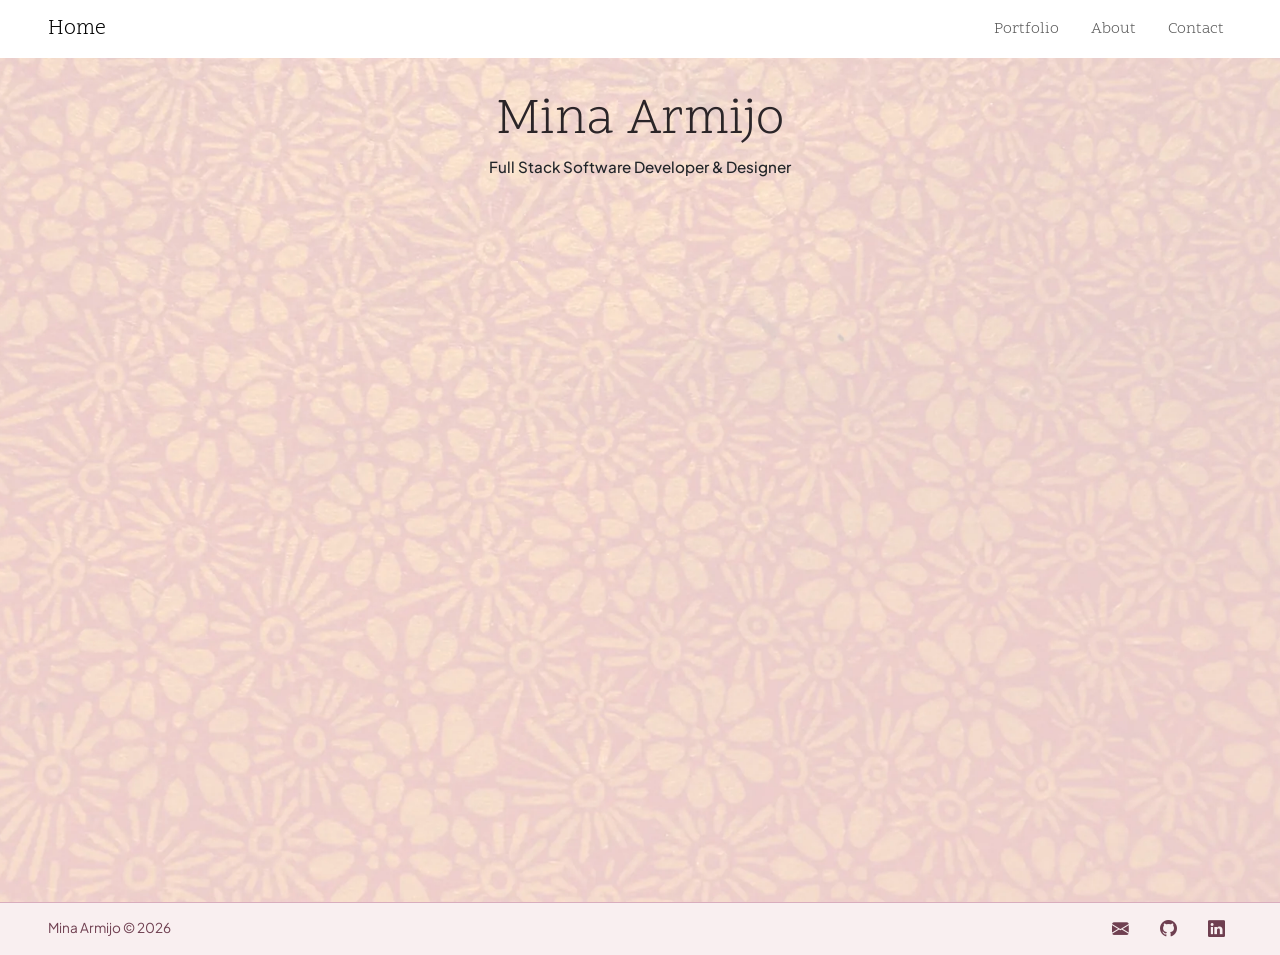
<file: index.html>
<!DOCTYPE html>
<!-- Project 2 Blank Bootstrap 5.3 starter template for DESN1021, Web & Time Based Design. <div> tags should be replaced with semantic HTML tags where appropriate  [DESN1021-Pro2#2-7bddd3e699aksjdhag888adfgkjahdfg8] DO NOT DELETE THIS COMMENT-->

<!-- Date: 12 October 2026 -->
<!-- Author: Web and Time-based Design subject -->

<html lang="en" dir="ltr">
  <head>
    <!-- Required Bootstrap meta tags -->
    <meta charset="utf-8">

    <!--
    ================= AI / SOURCE USE DECLARATION  =================
    Per DESN1021 Project 2.2 Assessment Specifications, a summary declaration is
    required at the top of EVERY file. Replace the bracketed placeholders below,
    and add inline acknowledgements next to any AI/open-source snippet you use.
    If you take the AI-assisted code animation option, that code must ALSO be
    wrapped in inline start/end comments, and you must be able to explain it.

    First name:       Mina
    File:             index.html

    Tool/Source:       Bootstrap
      Used for:         Nav Bar
      Extent of use:    used starter for base of nav bar
      Date:             14 Oct 2026

    Tool/Source:      Google Fonts
    Used for:         For Scope One and Plus Jakarta Sans fonts used in website
    Extent of use:    Link snippets given by Google Fonts
    Date:             14 Oct 2026

    Tool/Source:      Vimeo
    Used for:         For video embedding
    Extent of use:    To embed my video
    Date:             14 Oct 2026

    Tool/Source:      ChatGPT
    Used for:         AI-generated typing-screen sequence at the end of my home video
    Extent of use:    Generated the final visual sequence; original stop-motion footage was filmed and edited by me
    Date:             Oct 2026

    Tool/Source:      ChatGPT
    Used for:         AI-generated decorative tape and scrapbook graphics
    Extent of use:    Generated floral-pattern note frames and tape graphics based on my own physical paper design; integrated and styled by me
    Date:             Oct 2026

    If no AI or open-source code was used in this file, replace the above with:
    "No AI or open-source code was used in this file."

    Declaration ref: DESN1021-Pro2.2-AIDECL#MARGE-index-852b65e892327929c8684617a9f32655
    =====================================================================================
    -->

    <meta name="viewport" content="width=device-width, initial-scale=1">

    <!-- Other meta tags -->
    <meta name="description" content="Portfolio Website">
    <meta name="author" content="Mina Armijo">

    <!-- Title  -->
    <title>Home | Mina Armijo</title>

    <!-- ***** Link tags ***** -->
    <!-- Bootstrap core CSS -->
    <link href="https://cdn.jsdelivr.net/npm/bootstrap@5.3.8/dist/css/bootstrap.min.css" rel="stylesheet" integrity="sha384-sRIl4kxILFvY47J16cr9ZwB07vP4J8+LH7qKQnuqkuIAvNWLzeN8tE5YBujZqJLB" crossorigin="anonymous">

    <!-- Favicon -->
    <link rel="icon" type="image/png" sizes="32x32" href="img/favicons/favicon-32x32.png">
    <link rel="icon" type="image/png" sizes="16x16" href="img/favicons/favicon-16x16.png">
    <link rel="apple-touch-icon" sizes="180x180" href="img/favicons/apple-touch-icon.png">

    <!-- Icons -->
    <link rel="stylesheet" href="https://cdn.jsdelivr.net/npm/bootstrap-icons@1.13.1/font/bootstrap-icons.min.css" integrity="sha384-CK2SzKma4jA5H/MXDUU7i1TqZlCFaD4T01vtyDFvPlD97JQyS+IsSh1nI2EFbpyk" crossorigin="anonymous">

    <!-- Web fonts -->
    <!-- Source: Google Fonts (https://fonts.google.com/selection/embed) — Scope One and Plus Jakarta Sans Font -->
      <link rel="preconnect" href="https://fonts.googleapis.com">
      <link rel="preconnect" href="https://fonts.gstatic.com" crossorigin>
      <link href="https://fonts.googleapis.com/css2?family=Scope+One&display=swap" rel="stylesheet">

      <link rel="preconnect" href="https://fonts.googleapis.com">
      <link rel="preconnect" href="https://fonts.gstatic.com" crossorigin>
      <link href="https://fonts.googleapis.com/css2?family=Plus+Jakarta+Sans:ital,wght@0,200..800;1,200..800&family=Prata&display=swap" rel="stylesheet">

    <!-- Custom CSS -->
    <link href="css/custom.css" type="text/css" rel="stylesheet" media="screen">

  </head>


  <body>

    <header>

      <!-- Nav Bar -->

      <!-- Source: Bootstrap (https://getbootstrap.com/docs/5.3/components/navbar/) — Base of Nav Bar -->
      <nav class="navbar navbar-expand-md site-nav">
        <div class="container-fluid px-3 px-lg-5">

          <a class="navbar-brand" href="index.html" aria-label="Home" aria-current="page">
            <span class="d-none d-lg-inline">Home</span>
            <i class="bi bi-house-door d-lg-none" aria-hidden="true"></i>
          </a>

          <button class="navbar-toggler" type="button" data-bs-toggle="collapse" data-bs-target="#navbarSupportedContent" aria-controls="navbarSupportedContent" aria-expanded="false" aria-label="Toggle navigation">
            
            <span class="navbar-toggler-icon"></span>
          </button>

          <div class="collapse navbar-collapse" id="navbarSupportedContent">
            
            <ul class="navbar-nav ms-auto mb-2 mb-md-0 gap-md-3">
              <li class="nav-item">
                <a class="nav-link" href="portfolio.html">Portfolio</a>
              </li>
              <li class="nav-item">
                <a class="nav-link" href="about.html">About</a>
              </li>
              <li class="nav-item">
                <a class="nav-link" href="contact.html">Contact</a>
              </li>
            </ul>

          </div>
        </div>
      </nav>
    </header>


    <div>
      <main class="home-hero">

        <div class="home-intro">
          <h1 class="home-title">Mina Armijo</h1>

          <p class="home-subheading">
            <span class="home-role">Full Stack Software Developer &amp; Designer</span>
          </p>
        </div>

        <div class="home-video">
          
          <!-- Source: Vimeo (https://vimeo.com/) — Embedded portfolio video -->
          <div style="padding:56.25% 0 0 0;position:relative;">
            <iframe 
              src="https://player.vimeo.com/video/1235770027?autoplay=1&amp;loop=1&amp;muted=1&amp;playsinline=1&amp;unmute_button=0&amp;title=0&amp;byline=0&amp;portrait=0" 
              frameborder="0" 
              allow="autoplay; fullscreen; picture-in-picture; clipboard-write; encrypted-media; web-share" 
              referrerpolicy="strict-origin-when-cross-origin" 
              style="position:absolute;top:0;left:0;width:100%;height:100%;" 
              title="Portfolio Frog Stop Motion">
            </iframe>
          </div>

        </div>
      </main>
    </div>

    <!-- Footer -->
    <footer class="site-footer">
      <div class="container-fluid px-3 px-lg-5">
        <div class="content-width site-footer-inner d-flex align-items-center justify-content-between gap-3">

          <p class="site-footer-copy mb-0">
            Mina Armijo &copy; 2026
          </p>

          <div class="site-footer-links d-flex align-items-center gap-3">
            <a href="mailto:minalarmijo@gmail.com"
              aria-label="Send me an email">
              <i class="bi bi-envelope-fill" aria-hidden="true"></i>
            </a>

            <a href="https://github.com/22122077"
              target="_blank"
              rel="noopener noreferrer"
              aria-label="View my GitHub profile">
              <i class="bi bi-github" aria-hidden="true"></i>
            </a>

            <a href="https://www.linkedin.com/in/mina-armijo/"
              target="_blank"
              rel="noopener noreferrer"
              aria-label="View my LinkedIn profile">
              <i class="bi bi-linkedin" aria-hidden="true"></i>
            </a>
          </div>

        </div>
      </div>
    </footer>


    <!-- HOME PAGE - End -->

    <!-- =================No Content below here========================= -->
    <!-- Bootstrap JavaScript
    ================================================== -->
    <!-- Placed at the end of the document so the pages load faster -->
    <script src="https://cdn.jsdelivr.net/npm/bootstrap@5.3.8/dist/js/bootstrap.bundle.min.js" integrity="sha384-FKyoEForCGlyvwx9Hj09JcYn3nv7wiPVlz7YYwJrWVcXK/BmnVDxM+D2scQbITxI" crossorigin="anonymous"></script>

  </body>
</html>
<!-- Project 2 Blank Bootstrap 5.3 starter template for DESN1021, Web & Time Based Design. <div> tags should be replaced with semantic HTML tags where appropriate  [DESN1021-Pro2#2-7bddd3e699aksjdhag888adfgkjahdfg8] DO NOT DELETE THIS COMMENT-->
<!-- Bootstrap 5.3 template designed for the Web and Time-based Design subject [DESN1021] - 2026 -->

<!-- END AI / SOURCE USE DECLARATION — nothing to fill in here; the completed declaration goes in the top comment. Do not delete.
     Declaration ref: DESN1021-Pro2.2-AIDECL#MARGE-index-852b65e892327929c8684617a9f32655 -->
</file>
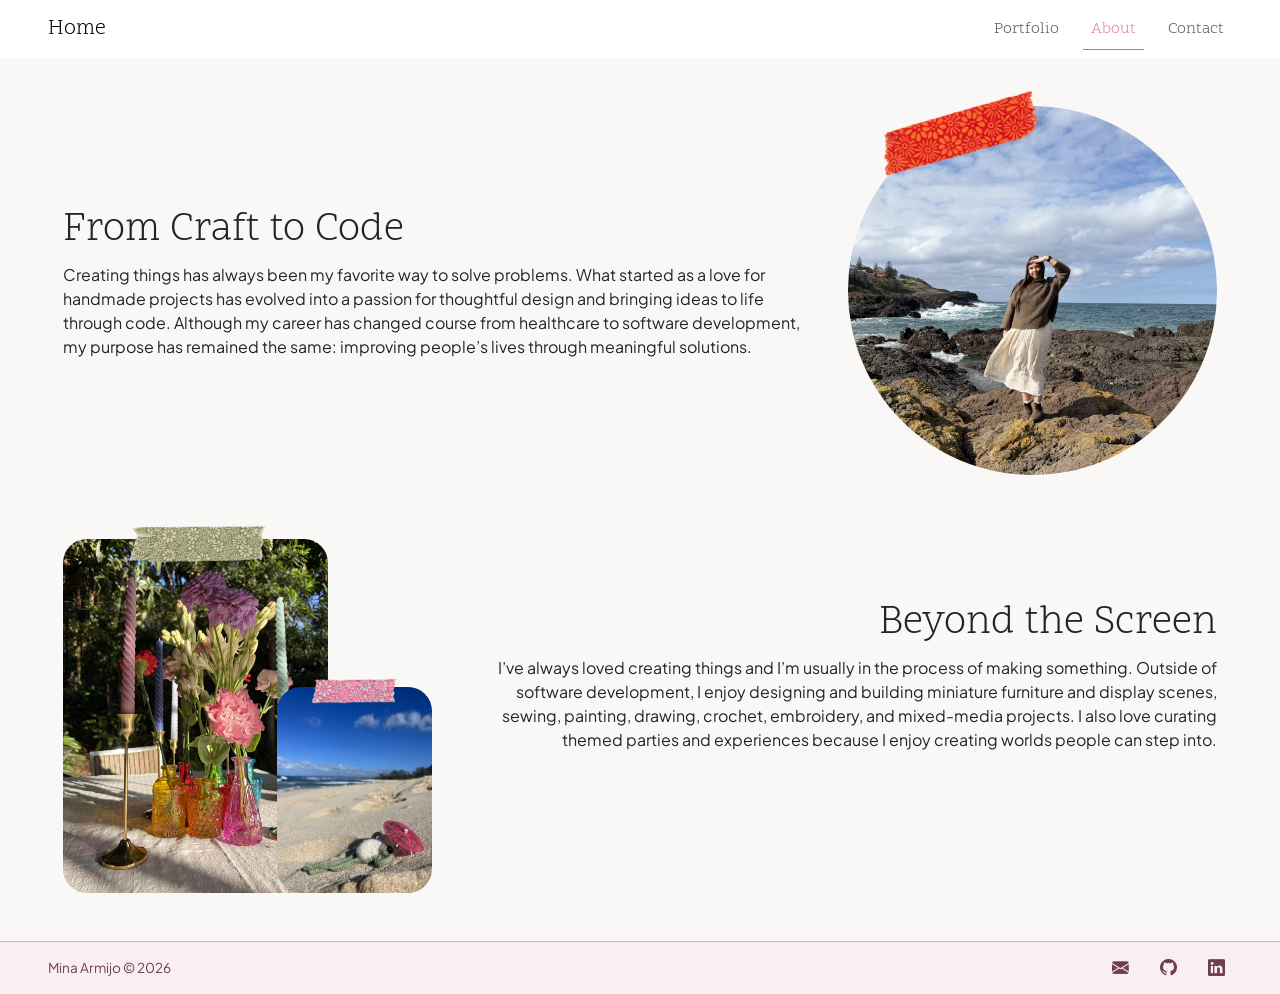
<file: about.html>
<!DOCTYPE html>
<!-- Project 2 Blank Bootstrap 5.3 starter template for DESN1021, Web & Time Based Design. <div> tags should be replaced with semantic HTML tags where appropriate  [DESN1021-Pro2#2-7bddd3e699aksjdhag888adfgkjahdfg8] DO NOT DELETE THIS COMMENT-->

<!-- Date: 12 October 2026 -->
<!-- Author: Web and Time-based Design subject -->

<html lang="en" dir="ltr">
  <head>
    <!-- Required Bootstrap meta tags -->
    <meta charset="utf-8">

    <!--
    ================= AI / SOURCE USE DECLARATION  =================
    Per DESN1021 Project 2.2 Assessment Specifications, a summary declaration is
    required at the top of EVERY file. Replace the bracketed placeholders below,
    and add inline acknowledgements next to any AI/open-source snippet you use.
    If you take the AI-assisted code animation option, that code must ALSO be
    wrapped in inline start/end comments, and you must be able to explain it.

    First name:       Mina
    File:             about.html

    Tool/Source:       Bootstrap
      Used for:         Nav Bar
      Extent of use:    used starter for base of nav bar
      Date:             14 Oct 2026

    Tool/Source:      Google Fonts
    Used for:         For Scope One and Plus Jakarta Sans fonts used in website
    Extent of use:    Link snippets given by Google Fonts
    Date:             14 Oct 2026


    If no AI or open-source code was used in this file, replace the above with:
    "No AI or open-source code was used in this file."

    Declaration ref: DESN1021-Pro2.2-AIDECL#MARGE-about-f0c59a494cdf5775acbc5db6619910e7
    =====================================================================================
    -->
<meta name="viewport" content="width=device-width, initial-scale=1">

    <!-- Other meta tags -->
    <meta name="description" content="Portfolio Website">
    <meta name="author" content="Mina Armijo">

    <!-- Title  -->
    <title>About | Mina Armijo</title>

    <!-- ***** Link tags ***** -->
    <!-- Bootstrap core CSS -->
    <link href="https://cdn.jsdelivr.net/npm/bootstrap@5.3.8/dist/css/bootstrap.min.css" rel="stylesheet" integrity="sha384-sRIl4kxILFvY47J16cr9ZwB07vP4J8+LH7qKQnuqkuIAvNWLzeN8tE5YBujZqJLB" crossorigin="anonymous">

    <!-- Favicon -->
    <link rel="icon" type="image/png" sizes="32x32" href="img/favicons/favicon-32x32.png">
    <link rel="icon" type="image/png" sizes="16x16" href="img/favicons/favicon-16x16.png">
    <link rel="apple-touch-icon" sizes="180x180" href="img/favicons/apple-touch-icon.png">

    <!-- Icons -->
    <link rel="stylesheet" href="https://cdn.jsdelivr.net/npm/bootstrap-icons@1.13.1/font/bootstrap-icons.min.css" integrity="sha384-CK2SzKma4jA5H/MXDUU7i1TqZlCFaD4T01vtyDFvPlD97JQyS+IsSh1nI2EFbpyk" crossorigin="anonymous">

    <!-- Web fonts -->
    <!-- Source: Google Fonts (https://fonts.google.com/selection/embed) — Scope One and Plus Jakarta Sans Font -->
      <link rel="preconnect" href="https://fonts.googleapis.com">
      <link rel="preconnect" href="https://fonts.gstatic.com" crossorigin>
      <link href="https://fonts.googleapis.com/css2?family=Scope+One&display=swap" rel="stylesheet">

      <link rel="preconnect" href="https://fonts.googleapis.com">
      <link rel="preconnect" href="https://fonts.gstatic.com" crossorigin>
      <link href="https://fonts.googleapis.com/css2?family=Plus+Jakarta+Sans:ital,wght@0,200..800;1,200..800&family=Prata&display=swap" rel="stylesheet">

    <!-- Custom CSS -->
    <link href="css/custom.css" type="text/css" rel="stylesheet" media="screen">

  </head>


  <body>

    <header>

      <!-- Nav Bar -->

      <!-- Source: Bootstrap (https://getbootstrap.com/docs/5.3/components/navbar/) — Base of Nav Bar -->
      <nav class="navbar navbar-expand-md site-nav">
        <div class="container-fluid px-3 px-lg-5">

          <a class="navbar-brand" href="index.html" aria-label="Home">
            <span class="d-none d-lg-inline">Home</span>
            <i class="bi bi-house-door d-lg-none" aria-hidden="true"></i>
          </a>

          <button class="navbar-toggler" type="button" data-bs-toggle="collapse" data-bs-target="#navbarSupportedContent" aria-controls="navbarSupportedContent" aria-expanded="false" aria-label="Toggle navigation">
            
            <span class="navbar-toggler-icon"></span>
          </button>

          <div class="collapse navbar-collapse" id="navbarSupportedContent">
            
            <ul class="navbar-nav ms-auto mb-2 mb-md-0 gap-md-3">
              <li class="nav-item">
                <a class="nav-link" href="portfolio.html">Portfolio</a>
              </li>
              <li class="nav-item">
                <a class="nav-link active" href="about.html" aria-current="page">About</a>
              </li>
              <li class="nav-item">
                <a class="nav-link" href="contact.html">Contact</a>
              </li>
            </ul>

          </div>
        </div>
      </nav>
    </header>



    <main class="about-page">

      <div class="content-width">
        <section class="container-fluid px-3 px-lg-5 pt-5 pb-4 pb-lg-0">
          <div class="row align-items-center g-4">
            <div class="col-12 col-md-7 col-lg-8 order-2 order-md-1">

              <h1>From Craft to Code</h1>

              <p>
                Creating things has always been my favorite way to solve problems.
                What started as a love for handmade projects has evolved into a
                passion for thoughtful design and bringing ideas to life through code.
                Although my career has changed course from healthcare to software
                development, my purpose has remained the same: improving people&rsquo;s
                lives through meaningful solutions.
              </p>
              
            </div>

            <div class="col-12 col-md-5 col-lg-4 order-1 order-md-2 text-center">
              <div class="about-portrait-wrapper">
                <img
                  src="img/about/portrait.webp"
                  class="img-fluid about-portrait"
                  alt="Portrait of Mina outdoors along a rocky coastline">

                <img
                  src="img/about/orange-tape.webp"
                  class="about-portrait-tape"
                  alt=""
                  aria-hidden="true">
              </div>
            </div>
          </div>
        </section>

        <section class="container-fluid px-3 px-lg-5 pb-5">
          <div class="row align-items-end align-items-lg-center g-4 about-bottom-section">
            <div class="col-12 col-md-5 col-lg-4">
              <div class="about-craft-collage">

                <div class="about-craft-large-wrapper">
                  <img
                    src="img/about/craft-large.webp"
                    class="img-fluid about-craft-large"
                    alt="Colorful handmade decor and flowers">
                  
                  <img
                    src="img/about/green-tape.webp"
                    class="img-fluid about-craft-large-tape"
                    alt=""
                    aria-hidden="true">
                </div>
              
                <div class="about-craft-small-wrapper">
                  <img
                    src="img/about/craft-small.webp"
                    class="img-fluid about-craft-small"
                    alt="Handmade frog on the beach">
                  <img
                    src="img/about/pink-tape.webp"
                    class="about-craft-small-tape"
                    alt=""
                    aria-hidden="true">
                </div>
                
              </div>
            </div>
          
            <div class="col-12 col-md-7 col-lg-8">
              <div class="about-beyond-text">
                <h1>Beyond the Screen</h1>
                <p>
                  I&rsquo;ve always loved creating things and I&rsquo;m usually in the process of making
                  something. Outside of software development, I enjoy designing and
                  building miniature furniture and display scenes, sewing, painting, drawing,
                  crochet, embroidery, and mixed-media projects. I also love curating
                  themed parties and experiences because I enjoy creating worlds people
                  can step into.
                </p>
              </div>
            </div>

          </div>
        
        </section>
      </div>
    </main>

    <!-- Footer -->
    <footer class="site-footer">
      <div class="container-fluid px-3 px-lg-5">
        <div class="content-width site-footer-inner d-flex align-items-center justify-content-between gap-3">

          <p class="site-footer-copy mb-0">
            Mina Armijo &copy; 2026
          </p>

          <div class="site-footer-links d-flex align-items-center gap-3">
            <a href="mailto:minalarmijo@gmail.com"
              aria-label="Send me an email">
              <i class="bi bi-envelope-fill" aria-hidden="true"></i>
            </a>

            <a href="https://github.com/22122077"
              target="_blank"
              rel="noopener noreferrer"
              aria-label="View my GitHub profile">
              <i class="bi bi-github" aria-hidden="true"></i>
            </a>

            <a href="https://www.linkedin.com/in/mina-armijo/"
              target="_blank"
              rel="noopener noreferrer"
              aria-label="View my LinkedIn profile">
              <i class="bi bi-linkedin" aria-hidden="true"></i>
            </a>
          </div>

        </div>
      </div>
    </footer>


    <!-- ABOUT PAGE - End -->

    <!-- =================No Content below here========================= -->
    <!-- Bootstrap JavaScript
    ================================================== -->
    <!-- Placed at the end of the document so the pages load faster -->
    <script src="https://cdn.jsdelivr.net/npm/bootstrap@5.3.8/dist/js/bootstrap.bundle.min.js" integrity="sha384-FKyoEForCGlyvwx9Hj09JcYn3nv7wiPVlz7YYwJrWVcXK/BmnVDxM+D2scQbITxI" crossorigin="anonymous"></script>

  </body>
</html>
<!-- Project 2 Blank Bootstrap 5.3 starter template for DESN1021, Web & Time Based Design. <div> tags should be replaced with semantic HTML tags where appropriate  [DESN1021-Pro2#2-7bddd3e699aksjdhag888adfgkjahdfg8] DO NOT DELETE THIS COMMENT-->
<!-- Bootstrap 5.3 template designed for the Web and Time-based Design subject [DESN1021] - 2026 -->

<!-- END AI / SOURCE USE DECLARATION — nothing to fill in here; the completed declaration goes in the top comment. Do not delete.
     Declaration ref: DESN1021-Pro2.2-AIDECL#MARGE-about-f0c59a494cdf5775acbc5db6619910e7 -->
</file>
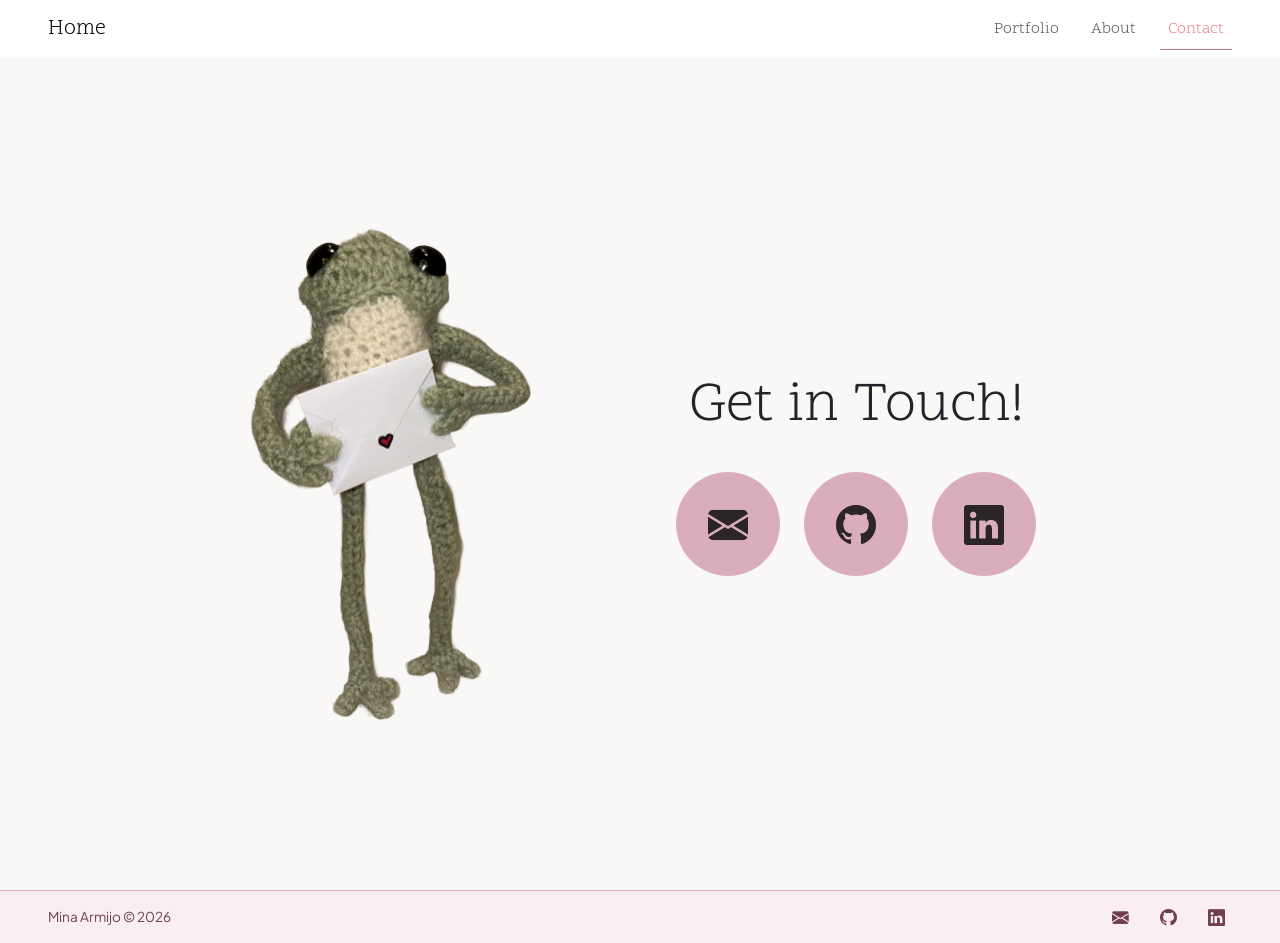
<file: contact.html>
<!DOCTYPE html>
<!-- Project 2 Blank Bootstrap 5.3 starter template for DESN1021, Web & Time Based Design. <div> tags should be replaced with semantic HTML tags where appropriate  [DESN1021-Pro2#2-7bddd3e699aksjdhag888adfgkjahdfg8] DO NOT DELETE THIS COMMENT-->

<!-- Date: 12 October 2026 -->
<!-- Author: Web and Time-based Design subject -->

<html lang="en" dir="ltr">
  <head>
    <!-- Required Bootstrap meta tags -->
    <meta charset="utf-8">

    <!--
    ================= AI / SOURCE USE DECLARATION  =================
    Per DESN1021 Project 2.2 Assessment Specifications, a summary declaration is
    required at the top of EVERY file. Replace the bracketed placeholders below,
    and add inline acknowledgements next to any AI/open-source snippet you use.
    If you take the AI-assisted code animation option, that code must ALSO be
    wrapped in inline start/end comments, and you must be able to explain it.

    First name:       Mina
    File:             contact.html

    Tool/Source:       Bootstrap
    Used for:         Nav Bar
    Extent of use:    used starter for base of nav bar
    Date:             14 Oct 2026

    Tool/Source:      Google Fonts
    Used for:         For Scope One and Plus Jakarta Sans fonts used in website
    Extent of use:    Link snippets given by Google Fonts
    Date:             14 Oct 2026

    If no AI or open-source code was used in this file, replace the above with:
    "No AI or open-source code was used in this file."

    Declaration ref: DESN1021-Pro2.2-AIDECL#MARGE-contact-ad297f0a377ab0219a88711fb64a9da1
    =====================================================================================
    -->
 <meta name="viewport" content="width=device-width, initial-scale=1">

    <!-- Other meta tags -->
    <meta name="description" content="Portfolio Website">
    <meta name="author" content="Mina Armijo">

    <!-- Title  -->
    <title>Contact | Mina Armijo</title>

    <!-- ***** Link tags ***** -->
    <!-- Bootstrap core CSS -->
    <link href="https://cdn.jsdelivr.net/npm/bootstrap@5.3.8/dist/css/bootstrap.min.css" rel="stylesheet" integrity="sha384-sRIl4kxILFvY47J16cr9ZwB07vP4J8+LH7qKQnuqkuIAvNWLzeN8tE5YBujZqJLB" crossorigin="anonymous">

    <!-- Favicon -->
    <link rel="icon" type="image/png" sizes="32x32" href="img/favicons/favicon-32x32.png">
    <link rel="icon" type="image/png" sizes="16x16" href="img/favicons/favicon-16x16.png">
    <link rel="apple-touch-icon" sizes="180x180" href="img/favicons/apple-touch-icon.png">

    <!-- Icons -->
    <link rel="stylesheet" href="https://cdn.jsdelivr.net/npm/bootstrap-icons@1.13.1/font/bootstrap-icons.min.css" integrity="sha384-CK2SzKma4jA5H/MXDUU7i1TqZlCFaD4T01vtyDFvPlD97JQyS+IsSh1nI2EFbpyk" crossorigin="anonymous">

    <!-- Web fonts -->
    <!-- Source: Google Fonts (https://fonts.google.com/selection/embed) — Scope One and Plus Jakarta Sans Font -->
      <link rel="preconnect" href="https://fonts.googleapis.com">
      <link rel="preconnect" href="https://fonts.gstatic.com" crossorigin>
      <link href="https://fonts.googleapis.com/css2?family=Scope+One&display=swap" rel="stylesheet">

      <link rel="preconnect" href="https://fonts.googleapis.com">
      <link rel="preconnect" href="https://fonts.gstatic.com" crossorigin>
      <link href="https://fonts.googleapis.com/css2?family=Plus+Jakarta+Sans:ital,wght@0,200..800;1,200..800&family=Prata&display=swap" rel="stylesheet">

    <!-- Custom CSS -->
    <link href="css/custom.css" type="text/css" rel="stylesheet" media="screen">

  </head>


  <body>

    <header>

      <!-- Nav Bar -->

      <!-- Source: Bootstrap (https://getbootstrap.com/docs/5.3/components/navbar/) — Base of Nav Bar -->
      <nav class="navbar navbar-expand-md site-nav">
        <div class="container-fluid px-3 px-lg-5">

          <a class="navbar-brand" href="index.html" aria-label="Home">
            <span class="d-none d-lg-inline">Home</span>
            <i class="bi bi-house-door d-lg-none" aria-hidden="true"></i>
          </a>

          <button class="navbar-toggler" type="button" data-bs-toggle="collapse" data-bs-target="#navbarSupportedContent" aria-controls="navbarSupportedContent" aria-expanded="false" aria-label="Toggle navigation">
            
            <span class="navbar-toggler-icon"></span>
          </button>

          <div class="collapse navbar-collapse" id="navbarSupportedContent">
            
            <ul class="navbar-nav ms-auto mb-2 mb-md-0 gap-md-3">
              <li class="nav-item">
                <a class="nav-link" href="portfolio.html">Portfolio</a>
              </li>
              <li class="nav-item">
                <a class="nav-link" href="about.html">About</a>
              </li>
              <li class="nav-item">
                <a class="nav-link active" href="contact.html" aria-current="page">Contact</a>
              </li>
            </ul>

          </div>
        </div>
      </nav>
    </header>


    <main class="contact-page container-fluid px-3 px-lg-5 py-5">
      <div class="content-width">
        <div class="contact-layout">

          <h1 class="contact-heading">Get in Touch!</h1>

          <img
            src="img/contact/contact-frog.webp"
            class="contact-photo"
            alt="Handmade Crocheted Frog Holding an Envelope">

          <div class="contact-methods">

            <a href="mailto:minalarmijo@gmail.com"
              aria-label="Send me an email" target="_blank">
              <i class="bi bi-envelope-fill" aria-hidden="true"></i>
            </a>

            <a href="https://github.com/22122077"
              aria-label="View my GitHub profile" target="_blank">
              <i class="bi bi-github" aria-hidden="true"></i>
            </a>

            <a href="https://www.linkedin.com/in/mina-armijo/"
              aria-label="View my LinkedIn profile" target="_blank">
              <i class="bi bi-linkedin" aria-hidden="true"></i>
            </a>

          </div>
        </div>
      </div>
    </main>

    <!-- Footer -->
    <footer class="site-footer">
      <div class="container-fluid px-3 px-lg-5">
        <div class="content-width site-footer-inner d-flex align-items-center justify-content-between gap-3">

          <p class="site-footer-copy mb-0">
            Mina Armijo &copy; 2026
          </p>

          <div class="site-footer-links d-flex align-items-center gap-3">
            <a href="mailto:minalarmijo@gmail.com"
              aria-label="Send me an email">
              <i class="bi bi-envelope-fill" aria-hidden="true"></i>
            </a>

            <a href="https://github.com/22122077"
              target="_blank"
              rel="noopener noreferrer"
              aria-label="View my GitHub profile">
              <i class="bi bi-github" aria-hidden="true"></i>
            </a>

            <a href="https://www.linkedin.com/in/mina-armijo/"
              target="_blank"
              rel="noopener noreferrer"
              aria-label="View my LinkedIn profile">
              <i class="bi bi-linkedin" aria-hidden="true"></i>
            </a>
          </div>

        </div>
      </div>
    </footer>


    <!-- CONTACT PAGE - End -->

    <!-- =================No Content below here========================= -->
    <!-- Bootstrap JavaScript
    ================================================== -->
    <!-- Placed at the end of the document so the pages load faster -->
    <script src="https://cdn.jsdelivr.net/npm/bootstrap@5.3.8/dist/js/bootstrap.bundle.min.js" integrity="sha384-FKyoEForCGlyvwx9Hj09JcYn3nv7wiPVlz7YYwJrWVcXK/BmnVDxM+D2scQbITxI" crossorigin="anonymous"></script>

  </body>
</html>
<!-- Project 2 Blank Bootstrap 5.3 starter template for DESN1021, Web & Time Based Design. <div> tags should be replaced with semantic HTML tags where appropriate  [DESN1021-Pro2#2-7bddd3e699aksjdhag888adfgkjahdfg8] DO NOT DELETE THIS COMMENT-->
<!-- Bootstrap 5.3 template designed for the Web and Time-based Design subject [DESN1021] - 2026 -->

<!-- END AI / SOURCE USE DECLARATION — nothing to fill in here; the completed declaration goes in the top comment. Do not delete.
     Declaration ref: DESN1021-Pro2.2-AIDECL#MARGE-contact-ad297f0a377ab0219a88711fb64a9da1 -->
</file>
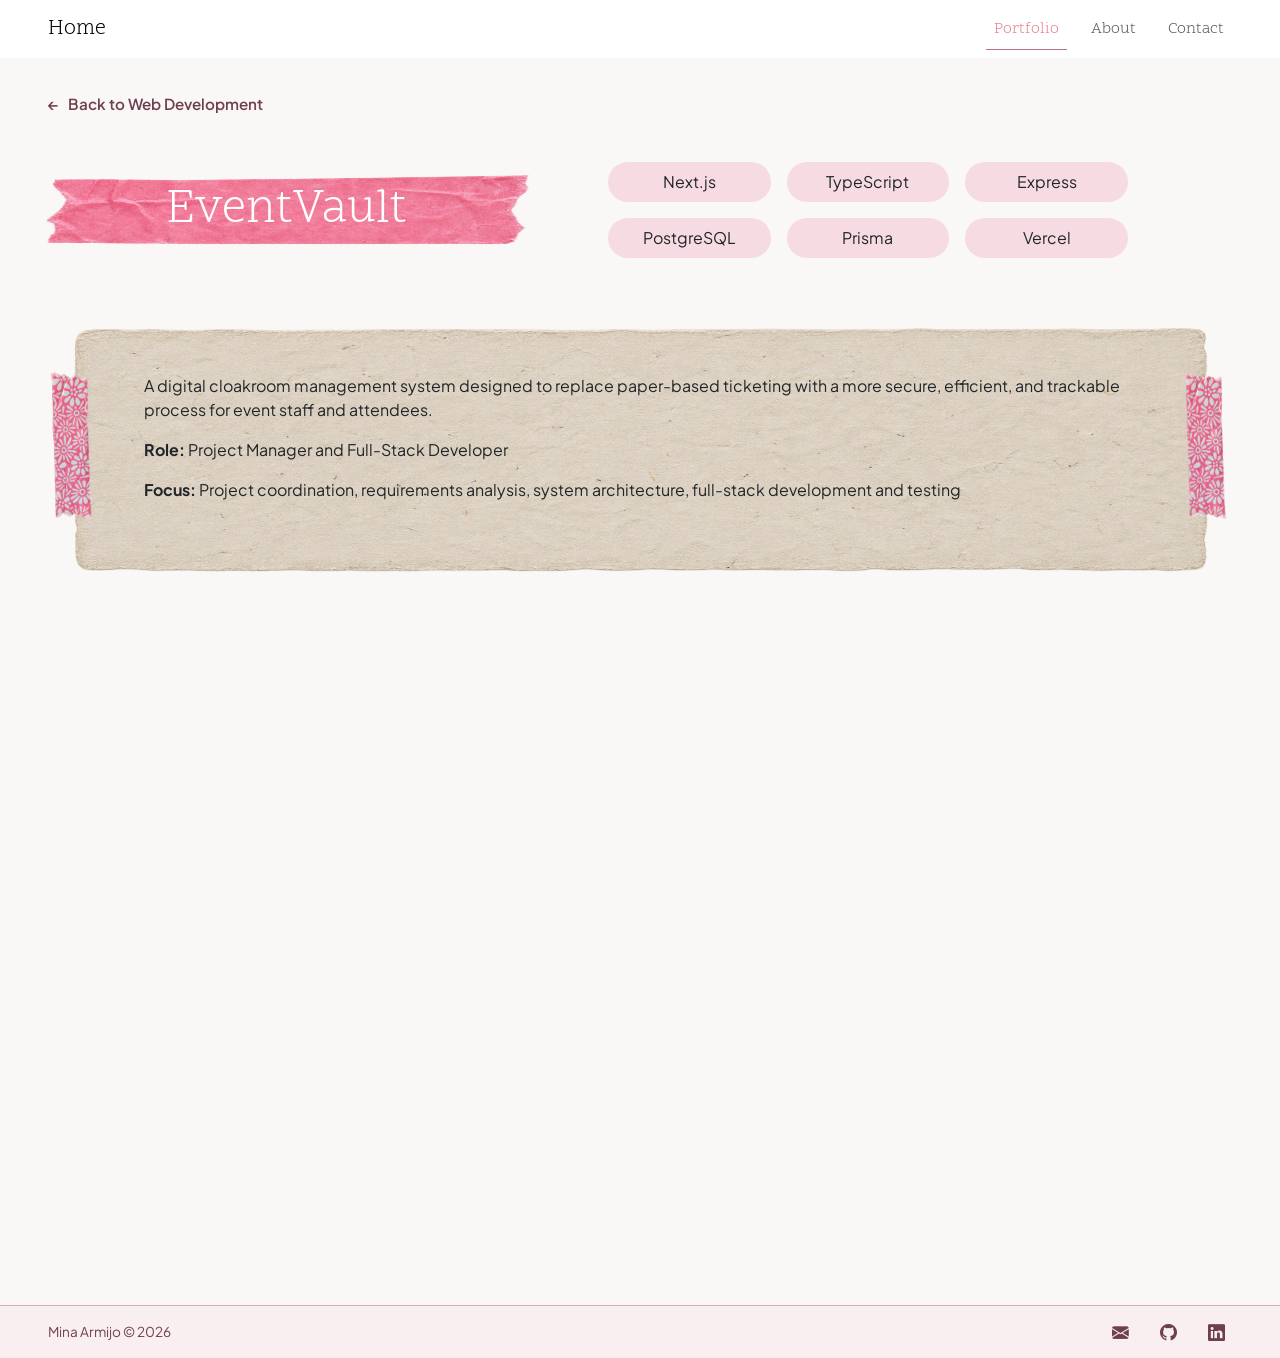
<file: eventvault.html>
<!DOCTYPE html>
<!-- Project 2 Blank Bootstrap 5.3 starter template for DESN1021, Web & Time Based Design. <div> tags should be replaced with semantic HTML tags where appropriate  [DESN1021-Pro2#2-7bddd3e699aksjdhag888adfgkjahdfg8] DO NOT DELETE THIS COMMENT-->

<!-- Date: 12 October 2026 -->
<!-- Author: Web and Time-based Design subject -->

<html lang="en" dir="ltr">
  <head>
    <!-- Required Bootstrap meta tags -->
    <meta charset="utf-8">

    <!--
    ================= AI / SOURCE USE DECLARATION  =================
    Per DESN1021 Project 2.2 Assessment Specifications, a summary declaration is
    required at the top of EVERY file. Replace the bracketed placeholders below,
    and add inline acknowledgements next to any AI/open-source snippet you use.
    If you take the AI-assisted code animation option, that code must ALSO be
    wrapped in inline start/end comments, and you must be able to explain it.

    First name:       Mina
    File:             eventvault.html

    Tool/Source:       Bootstrap
    Used for:         Nav Bar
    Extent of use:    used starter for base of nav bar
    Date:             14 Oct 2026

    Tool/Source:      Google Fonts
    Used for:         For Scope One and Plus Jakarta Sans fonts used in website
    Extent of use:    Link snippets given by Google Fonts
    Date:             14 Oct 2026

    Tool/Source:      Bootstrap
    Used for:         For aspect ratio
    Extent of use:    Referenced for class ratio helper
    Date:             14 Oct 2026

    Tool/Source:      Vimeo
    Used for:         For video embedding
    Extent of use:    To embed my video
    Date:             20 Oct 2026


    If no AI or open-source code was used in this file, replace the above with:
    "No AI or open-source code was used in this file."

    Declaration ref: DESN1021-Pro2.2-AIDECL#MARGE-portfolio-d39cd4e8c7a608a62ed10942fc93cbc5
    =====================================================================================
    -->

    <meta name="viewport" content="width=device-width, initial-scale=1">

    <!-- Other meta tags -->
    <meta name="description" content="Portfolio Website">
    <meta name="author" content="Mina Armijo">

    <!-- Title  -->
    <title>EventVault | Mina Armijo</title>

    <!-- ***** Link tags ***** -->
    <!-- Bootstrap core CSS -->
    <link href="https://cdn.jsdelivr.net/npm/bootstrap@5.3.8/dist/css/bootstrap.min.css" rel="stylesheet" integrity="sha384-sRIl4kxILFvY47J16cr9ZwB07vP4J8+LH7qKQnuqkuIAvNWLzeN8tE5YBujZqJLB" crossorigin="anonymous">

    <!-- Favicon -->
    <link rel="icon" type="image/png" sizes="32x32" href="img/favicons/favicon-32x32.png">
    <link rel="icon" type="image/png" sizes="16x16" href="img/favicons/favicon-16x16.png">
    <link rel="apple-touch-icon" sizes="180x180" href="img/favicons/apple-touch-icon.png">

    <!-- Icons -->
    <link rel="stylesheet" href="https://cdn.jsdelivr.net/npm/bootstrap-icons@1.13.1/font/bootstrap-icons.min.css" integrity="sha384-CK2SzKma4jA5H/MXDUU7i1TqZlCFaD4T01vtyDFvPlD97JQyS+IsSh1nI2EFbpyk" crossorigin="anonymous">

    <!-- Web fonts -->
    <!-- Source: Google Fonts (https://fonts.google.com/selection/embed) — Scope One and Plus Jakarta Sans Font -->
      <link rel="preconnect" href="https://fonts.googleapis.com">
      <link rel="preconnect" href="https://fonts.gstatic.com" crossorigin>
      <link href="https://fonts.googleapis.com/css2?family=Scope+One&display=swap" rel="stylesheet">

      <link rel="preconnect" href="https://fonts.googleapis.com">
      <link rel="preconnect" href="https://fonts.gstatic.com" crossorigin>
      <link href="https://fonts.googleapis.com/css2?family=Plus+Jakarta+Sans:ital,wght@0,200..800;1,200..800&family=Prata&display=swap" rel="stylesheet">

    <!-- Custom CSS -->
    <link href="css/custom.css" type="text/css" rel="stylesheet" media="screen">

  </head>


  <body>

    <header>

      <!-- Nav Bar -->

      <!-- Source: Bootstrap (https://getbootstrap.com/docs/5.3/components/navbar/) — Base of Nav Bar -->
      <nav class="navbar navbar-expand-md site-nav">
        <div class="container-fluid px-3 px-lg-5">

          <a class="navbar-brand" href="index.html" aria-label="Home">
            <span class="d-none d-lg-inline">Home</span>
            <i class="bi bi-house-door d-lg-none" aria-hidden="true"></i>
          </a>

          <button class="navbar-toggler" type="button" data-bs-toggle="collapse" data-bs-target="#navbarSupportedContent" aria-controls="navbarSupportedContent" aria-expanded="false" aria-label="Toggle navigation">
            
            <span class="navbar-toggler-icon"></span>
          </button>

          <div class="collapse navbar-collapse" id="navbarSupportedContent">
            
            <ul class="navbar-nav ms-auto mb-2 mb-md-0 gap-md-3">
              <li class="nav-item">
                <a class="nav-link active" href="portfolio.html">Portfolio</a>
              </li>
              <li class="nav-item">
                <a class="nav-link" href="about.html">About</a>
              </li>
              <li class="nav-item">
                <a class="nav-link" href="contact.html">Contact</a>
              </li>
            </ul>

          </div>
        </div>
      </nav>
    </header>


    <main class="project-page container-fluid px-3 px-lg-5 pt-3 pt-md-4 pb-5">
      <div class="content-width">
        <a href="web-dev.html" class="project-back-link" aria-label="Back to Web Development">
          <span aria-hidden="true">&larr;</span>
          <span class="d-none d-md-inline">Back to Web Development</span>
        </a>
        <div class="row g-4 align-items-center">
          
          <div class="project-title col-12 col-lg-6">
            <h1>EventVault</h1>
          </div>

          <div class="col-12 col-lg-6">
            <ul class="tech-stack list-unstyled gap-3 mb-0">
              <li>Next.js</li>
              <li>TypeScript</li>
              <li>Express</li>
              <li>PostgreSQL</li>
              <li>Prisma</li>
              <li>Vercel</li>
            </ul>
          </div>

        </div>
        <section class="project-description">
          <p>
            A digital cloakroom management system designed to replace paper-based ticketing with a more secure, efficient, and trackable process for event staff and attendees.
          </p>
          <p>
            <strong>Role:</strong> Project Manager and Full-Stack Developer
          </p>
          <p>
            <strong>Focus:</strong> Project coordination, requirements analysis, system architecture, full-stack development and testing
          </p>
        </section>

        <!-- Project Demo-->

        <section class="project-demo mt-5">
          <h2 class="visually-hidden">EventVault Demo</h2>

          <!-- Source: Vimeo (https://vimeo.com/) - Embedded project demo -->
          <!-- Source: Bootstrap (https://getbootstrap.com/docs/5.0/helpers/ratio/) - referenced for ratio-->
           <div class="ratio ratio-16x9">
            <iframe
              src="https://player.vimeo.com/video/1237578891?badge=0&amp;autopause=0&amp;autoplay=1&amp;muted=1&amp;loop=1"
              title="EventVault Demo"
              class="border-0"
              allow="autoplay; fullscreen; picture-in-picture"
              referrerpolicy="strict-origin-when-cross-origin"
              loading="lazy"
              allowfullscreen>
            </iframe>
          </div>
        </section>
       
      </div>
    </main>

    <!-- Footer -->
    <footer class="site-footer">
      <div class="container-fluid px-3 px-lg-5">
        <div class="content-width site-footer-inner d-flex align-items-center justify-content-between gap-3">

          <p class="site-footer-copy mb-0">
            Mina Armijo &copy; 2026
          </p>

          <div class="site-footer-links d-flex align-items-center gap-3">
            <a href="mailto:minalarmijo@gmail.com"
              aria-label="Send me an email">
              <i class="bi bi-envelope-fill" aria-hidden="true"></i>
            </a>

            <a href="https://github.com/22122077"
              target="_blank"
              rel="noopener noreferrer"
              aria-label="View my GitHub profile">
              <i class="bi bi-github" aria-hidden="true"></i>
            </a>

            <a href="https://www.linkedin.com/in/mina-armijo/"
              target="_blank"
              rel="noopener noreferrer"
              aria-label="View my LinkedIn profile">
              <i class="bi bi-linkedin" aria-hidden="true"></i>
            </a>
          </div>

        </div>
      </div>
    </footer>


    <!-- PORTFOLIO PAGE - End -->

    <!-- =================No Content below here========================= -->
    <!-- Bootstrap JavaScript
    ================================================== -->
    <!-- Placed at the end of the document so the pages load faster -->
    <script src="https://cdn.jsdelivr.net/npm/bootstrap@5.3.8/dist/js/bootstrap.bundle.min.js" integrity="sha384-FKyoEForCGlyvwx9Hj09JcYn3nv7wiPVlz7YYwJrWVcXK/BmnVDxM+D2scQbITxI" crossorigin="anonymous"></script>

  </body>
</html>
<!-- Project 2 Blank Bootstrap 5.3 starter template for DESN1021, Web & Time Based Design. <div> tags should be replaced with semantic HTML tags where appropriate  [DESN1021-Pro2#2-7bddd3e699aksjdhag888adfgkjahdfg8] DO NOT DELETE THIS COMMENT-->
<!-- Bootstrap 5.3 template designed for the Web and Time-based Design subject [DESN1021] - 2026 -->

<!-- END AI / SOURCE USE DECLARATION — nothing to fill in here; the completed declaration goes in the top comment. Do not delete.
     Declaration ref: DESN1021-Pro2.2-AIDECL#MARGE-portfolio-d39cd4e8c7a608a62ed10942fc93cbc5 -->
</file>
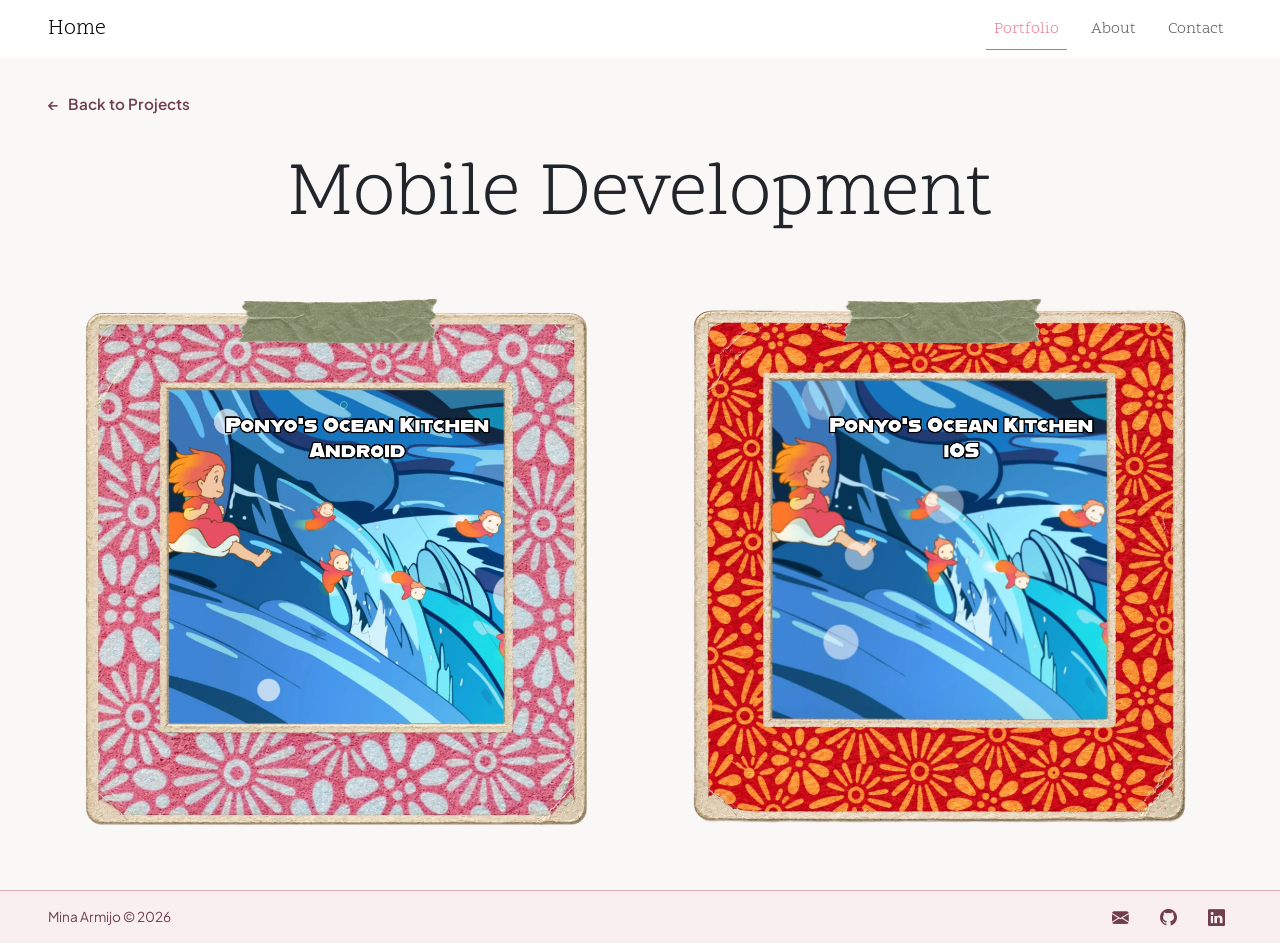
<file: mobile-dev.html>
<!DOCTYPE html>
<!-- Project 2 Blank Bootstrap 5.3 starter template for DESN1021, Web & Time Based Design. <div> tags should be replaced with semantic HTML tags where appropriate  [DESN1021-Pro2#2-7bddd3e699aksjdhag888adfgkjahdfg8] DO NOT DELETE THIS COMMENT-->

<!-- Date: 12 October 2026 -->
<!-- Author: Web and Time-based Design subject -->

<html lang="en" dir="ltr">
  <head>
    <!-- Required Bootstrap meta tags -->
    <meta charset="utf-8">

    <!--
    ================= AI / SOURCE USE DECLARATION  =================
    Per DESN1021 Project 2.2 Assessment Specifications, a summary declaration is
    required at the top of EVERY file. Replace the bracketed placeholders below,
    and add inline acknowledgements next to any AI/open-source snippet you use.
    If you take the AI-assisted code animation option, that code must ALSO be
    wrapped in inline start/end comments, and you must be able to explain it.

    First name:       Mina
    File:             mobile-dev.html

    Tool/Source:       Bootstrap
    Used for:         Nav Bar
    Extent of use:    used starter for base of nav bar
    Date:             14 Oct 2026

    Tool/Source:      Google Fonts
    Used for:         For Scope One and Plus Jakarta Sans fonts used in website
    Extent of use:    Link snippets given by Google Fonts
    Date:             14 Oct 2026


    If no AI or open-source code was used in this file, replace the above with:
    "No AI or open-source code was used in this file."

    Declaration ref: DESN1021-Pro2.2-AIDECL#MARGE-portfolio-d39cd4e8c7a608a62ed10942fc93cbc5
    =====================================================================================
    -->

    <meta name="viewport" content="width=device-width, initial-scale=1">

    <!-- Other meta tags -->
    <meta name="description" content="Portfolio Website">
    <meta name="author" content="Mina Armijo">

    <!-- Title  -->
    <title>Mobile Development | Mina Armijo</title>

    <!-- ***** Link tags ***** -->
    <!-- Bootstrap core CSS -->
    <link href="https://cdn.jsdelivr.net/npm/bootstrap@5.3.8/dist/css/bootstrap.min.css" rel="stylesheet" integrity="sha384-sRIl4kxILFvY47J16cr9ZwB07vP4J8+LH7qKQnuqkuIAvNWLzeN8tE5YBujZqJLB" crossorigin="anonymous">

    <!-- Favicon -->
    <link rel="icon" type="image/png" sizes="32x32" href="img/favicons/favicon-32x32.png">
    <link rel="icon" type="image/png" sizes="16x16" href="img/favicons/favicon-16x16.png">
    <link rel="apple-touch-icon" sizes="180x180" href="img/favicons/apple-touch-icon.png">

    <!-- Icons -->
    <link rel="stylesheet" href="https://cdn.jsdelivr.net/npm/bootstrap-icons@1.13.1/font/bootstrap-icons.min.css" integrity="sha384-CK2SzKma4jA5H/MXDUU7i1TqZlCFaD4T01vtyDFvPlD97JQyS+IsSh1nI2EFbpyk" crossorigin="anonymous">

    <!-- Web fonts -->
    <!-- Source: Google Fonts (https://fonts.google.com/selection/embed) — Scope One and Plus Jakarta Sans Font -->
      <link rel="preconnect" href="https://fonts.googleapis.com">
      <link rel="preconnect" href="https://fonts.gstatic.com" crossorigin>
      <link href="https://fonts.googleapis.com/css2?family=Scope+One&display=swap" rel="stylesheet">

      <link rel="preconnect" href="https://fonts.googleapis.com">
      <link rel="preconnect" href="https://fonts.gstatic.com" crossorigin>
      <link href="https://fonts.googleapis.com/css2?family=Plus+Jakarta+Sans:ital,wght@0,200..800;1,200..800&family=Prata&display=swap" rel="stylesheet">

    <!-- Custom CSS -->
    <link href="css/custom.css" type="text/css" rel="stylesheet" media="screen">

  </head>


  <body>

    <header>

      <!-- Nav Bar -->

      <!-- Source: Bootstrap (https://getbootstrap.com/docs/5.3/components/navbar/) — Base of Nav Bar -->
      <nav class="navbar navbar-expand-md site-nav">
        <div class="container-fluid px-3 px-lg-5">

          <a class="navbar-brand" href="index.html" aria-label="Home">
            <span class="d-none d-lg-inline">Home</span>
            <i class="bi bi-house-door d-lg-none" aria-hidden="true"></i>
          </a>

          <button class="navbar-toggler" type="button" data-bs-toggle="collapse" data-bs-target="#navbarSupportedContent" aria-controls="navbarSupportedContent" aria-expanded="false" aria-label="Toggle navigation">
            
            <span class="navbar-toggler-icon"></span>
          </button>

          <div class="collapse navbar-collapse" id="navbarSupportedContent">
            
            <ul class="navbar-nav ms-auto mb-2 mb-md-0 gap-md-3">
              <li class="nav-item">
                <a class="nav-link active" href="portfolio.html">Portfolio</a>
              </li>
              <li class="nav-item">
                <a class="nav-link" href="about.html">About</a>
              </li>
              <li class="nav-item">
                <a class="nav-link" href="contact.html">Contact</a>
              </li>
            </ul>

          </div>
        </div>
      </nav>
    </header>


    <main class="project-category container-fluid px-3 px-lg-5 pt-3 pt-md-4 pb-5">
      <div class="content-width">
        <a href="portfolio.html"
          class="project-back-link"
          aria-label="Back to Projects">
          <span aria-hidden="true">&larr;</span>
          <span class="d-none d-md-inline">Back to Projects</span>
        </a>
        <h1 class="project-category-title">Mobile Development</h1>
        <div class="row g-4 justify-content-center">

            <!-- Ponyo's Ocean Kitchen Android -->
          <div class="col-12 col-md-6">
            <a 
              href="ponyo-android.html"
              class="project-note"
              aria-label="View Ponyo's Ocean Kitchen Android Project Details">
              
              <img
                src="img/project-category/ponyo-android-note.webp"
                class="project-note-image"
                alt="">
            </a>
          </div>

            <!-- Ponyo's Ocean Kitchen iOS -->
          <div class="col-12 col-md-6">
            <a 
              href="ponyo-ios.html"
              class="project-note"
              aria-label="View Ponyo's Ocean Kitchen iOS Project Details">
              
              <img
                src="img/project-category/ponyo-ios-note.webp"
                class="project-note-image"
                alt="">
            </a>
          </div>

        </div>
      </div>
    </main>

    <!-- Footer -->
    <footer class="site-footer">
      <div class="container-fluid px-3 px-lg-5">
        <div class="content-width site-footer-inner d-flex align-items-center justify-content-between gap-3">

          <p class="site-footer-copy mb-0">
            Mina Armijo &copy; 2026
          </p>

          <div class="site-footer-links d-flex align-items-center gap-3">
            <a href="mailto:minalarmijo@gmail.com"
              aria-label="Send me an email">
              <i class="bi bi-envelope-fill" aria-hidden="true"></i>
            </a>

            <a href="https://github.com/22122077"
              target="_blank"
              rel="noopener noreferrer"
              aria-label="View my GitHub profile">
              <i class="bi bi-github" aria-hidden="true"></i>
            </a>

            <a href="https://www.linkedin.com/in/mina-armijo/"
              target="_blank"
              rel="noopener noreferrer"
              aria-label="View my LinkedIn profile">
              <i class="bi bi-linkedin" aria-hidden="true"></i>
            </a>
          </div>

        </div>
      </div>
    </footer>


    <!-- PORTFOLIO PAGE - End -->

    <!-- =================No Content below here========================= -->
    <!-- Bootstrap JavaScript
    ================================================== -->
    <!-- Placed at the end of the document so the pages load faster -->
    <script src="https://cdn.jsdelivr.net/npm/bootstrap@5.3.8/dist/js/bootstrap.bundle.min.js" integrity="sha384-FKyoEForCGlyvwx9Hj09JcYn3nv7wiPVlz7YYwJrWVcXK/BmnVDxM+D2scQbITxI" crossorigin="anonymous"></script>

    
    
    

  </body>
</html>
<!-- Project 2 Blank Bootstrap 5.3 starter template for DESN1021, Web & Time Based Design. <div> tags should be replaced with semantic HTML tags where appropriate  [DESN1021-Pro2#2-7bddd3e699aksjdhag888adfgkjahdfg8] DO NOT DELETE THIS COMMENT-->
<!-- Bootstrap 5.3 template designed for the Web and Time-based Design subject [DESN1021] - 2026 -->

<!-- END AI / SOURCE USE DECLARATION — nothing to fill in here; the completed declaration goes in the top comment. Do not delete.
     Declaration ref: DESN1021-Pro2.2-AIDECL#MARGE-portfolio-d39cd4e8c7a608a62ed10942fc93cbc5 -->
</file>
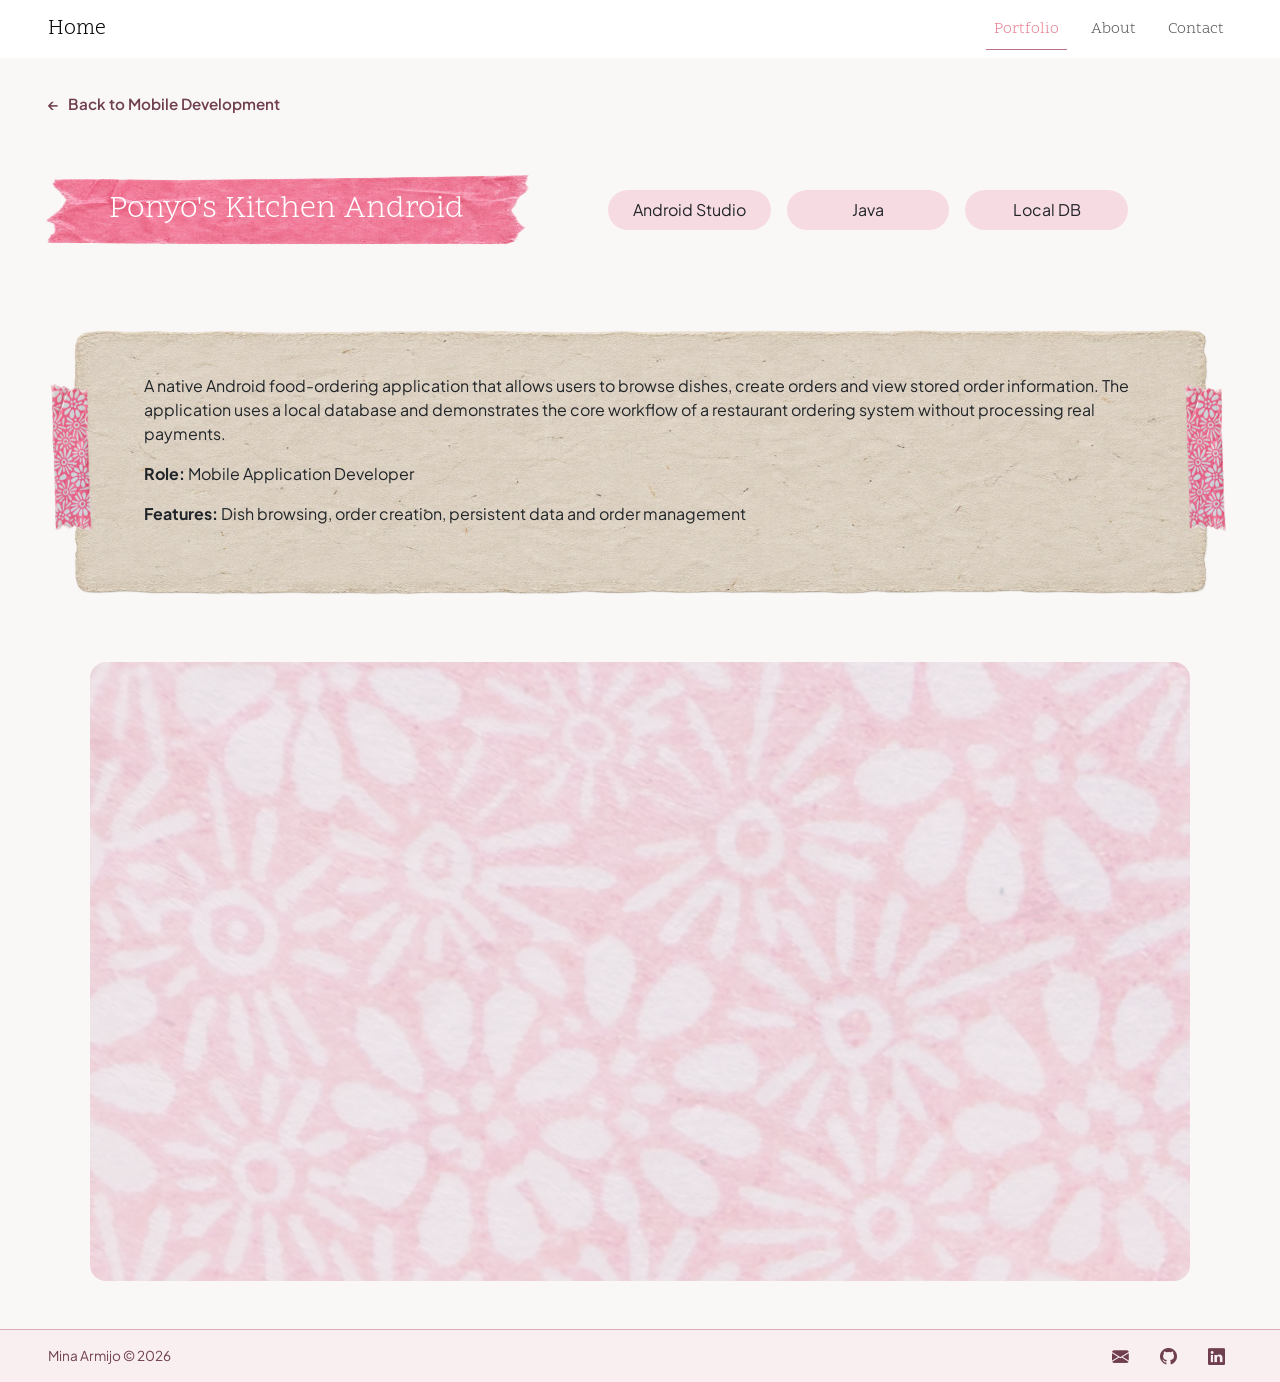
<file: ponyo-android.html>
<!DOCTYPE html>
<!-- Project 2 Blank Bootstrap 5.3 starter template for DESN1021, Web & Time Based Design. <div> tags should be replaced with semantic HTML tags where appropriate  [DESN1021-Pro2#2-7bddd3e699aksjdhag888adfgkjahdfg8] DO NOT DELETE THIS COMMENT-->

<!-- Date: 12 October 2026 -->
<!-- Author: Web and Time-based Design subject -->

<html lang="en" dir="ltr">
  <head>
    <!-- Required Bootstrap meta tags -->
    <meta charset="utf-8">

    <!--
    ================= AI / SOURCE USE DECLARATION  =================
    Per DESN1021 Project 2.2 Assessment Specifications, a summary declaration is
    required at the top of EVERY file. Replace the bracketed placeholders below,
    and add inline acknowledgements next to any AI/open-source snippet you use.
    If you take the AI-assisted code animation option, that code must ALSO be
    wrapped in inline start/end comments, and you must be able to explain it.

    First name:       Mina
    File:             ponyo-android.html

    Tool/Source:      Bootstrap
    Used for:         Nav Bar
    Extent of use:    used starter for base of nav bar
    Date:             14 Oct 2026

    Tool/Source:      Google Fonts
    Used for:         For Scope One and Plus Jakarta Sans fonts used in website
    Extent of use:    Link snippets given by Google Fonts
    Date:             14 Oct 2026

    Tool/Source:      Bootstrap
    Used for:         For aspect ratio
    Extent of use:    Referenced for class ratio helper
    Date:             14 Oct 2026

    Tool/Source:      Vimeo
    Used for:         For video embedding
    Extent of use:    To embed my video
    Date:             20 Oct 2026


    If no AI or open-source code was used in this file, replace the above with:
    "No AI or open-source code was used in this file."

    Declaration ref: DESN1021-Pro2.2-AIDECL#MARGE-portfolio-d39cd4e8c7a608a62ed10942fc93cbc5
    =====================================================================================
    -->

    <meta name="viewport" content="width=device-width, initial-scale=1">

    <!-- Other meta tags -->
    <meta name="description" content="Portfolio Website">
    <meta name="author" content="Mina Armijo">

    <!-- Title  -->
    <title>Ponyo's Kitchen Android | Mina Armijo</title>

    <!-- ***** Link tags ***** -->
    <!-- Bootstrap core CSS -->
    <link href="https://cdn.jsdelivr.net/npm/bootstrap@5.3.8/dist/css/bootstrap.min.css" rel="stylesheet" integrity="sha384-sRIl4kxILFvY47J16cr9ZwB07vP4J8+LH7qKQnuqkuIAvNWLzeN8tE5YBujZqJLB" crossorigin="anonymous">

    <!-- Favicon -->
    <link rel="icon" type="image/png" sizes="32x32" href="img/favicons/favicon-32x32.png">
    <link rel="icon" type="image/png" sizes="16x16" href="img/favicons/favicon-16x16.png">
    <link rel="apple-touch-icon" sizes="180x180" href="img/favicons/apple-touch-icon.png">

    <!-- Icons -->
    <link rel="stylesheet" href="https://cdn.jsdelivr.net/npm/bootstrap-icons@1.13.1/font/bootstrap-icons.min.css" integrity="sha384-CK2SzKma4jA5H/MXDUU7i1TqZlCFaD4T01vtyDFvPlD97JQyS+IsSh1nI2EFbpyk" crossorigin="anonymous">

    <!-- Web fonts -->
    <!-- Source: Google Fonts (https://fonts.google.com/selection/embed) — Scope One and Plus Jakarta Sans Font -->
      <link rel="preconnect" href="https://fonts.googleapis.com">
      <link rel="preconnect" href="https://fonts.gstatic.com" crossorigin>
      <link href="https://fonts.googleapis.com/css2?family=Scope+One&display=swap" rel="stylesheet">

      <link rel="preconnect" href="https://fonts.googleapis.com">
      <link rel="preconnect" href="https://fonts.gstatic.com" crossorigin>
      <link href="https://fonts.googleapis.com/css2?family=Plus+Jakarta+Sans:ital,wght@0,200..800;1,200..800&family=Prata&display=swap" rel="stylesheet">

    <!-- Custom CSS -->
    <link href="css/custom.css" type="text/css" rel="stylesheet" media="screen">

  </head>


  <body>

    <header>

      <!-- Nav Bar -->

      <!-- Source: Bootstrap (https://getbootstrap.com/docs/5.3/components/navbar/) — Base of Nav Bar -->
      <nav class="navbar navbar-expand-md site-nav">
        <div class="container-fluid px-3 px-lg-5">

          <a class="navbar-brand" href="index.html" aria-label="Home">
            <span class="d-none d-lg-inline">Home</span>
            <i class="bi bi-house-door d-lg-none" aria-hidden="true"></i>
          </a>

          <button class="navbar-toggler" type="button" data-bs-toggle="collapse" data-bs-target="#navbarSupportedContent" aria-controls="navbarSupportedContent" aria-expanded="false" aria-label="Toggle navigation">
            
            <span class="navbar-toggler-icon"></span>
          </button>

          <div class="collapse navbar-collapse" id="navbarSupportedContent">
            
            <ul class="navbar-nav ms-auto mb-2 mb-md-0 gap-md-3">
              <li class="nav-item">
                <a class="nav-link active" href="portfolio.html">Portfolio</a>
              </li>
              <li class="nav-item">
                <a class="nav-link" href="about.html">About</a>
              </li>
              <li class="nav-item">
                <a class="nav-link" href="contact.html">Contact</a>
              </li>
            </ul>

          </div>
        </div>
      </nav>
    </header>


    <main class="project-page container-fluid px-3 px-lg-5 pt-3 pt-md-4 pb-5">
      <div class="content-width">
        <a href="mobile-dev.html" class="project-back-link" aria-label="Back to Mobile Development">
          <span aria-hidden="true">&larr;</span>
          <span class="d-none d-md-inline">Back to Mobile Development</span>
        </a>
        <div class="row g-4 align-items-center">
          
          <div class="project-title project-title-android col-12 col-lg-6">
            <h1 class="project-title-long">Ponyo's Kitchen Android</h1>
          </div>

          <div class="col-12 col-lg-6">
            <ul class="tech-stack list-unstyled gap-3 mb-0">
              <li>Android Studio</li>
              <li>Java</li>
              <li>Local DB</li>
            </ul>
          </div>

        </div>
        <section class="project-description">
          <p>
            A native Android food-ordering application that allows users to browse dishes, create orders and view stored order information. The application uses a local database and demonstrates the core workflow of a restaurant ordering system without processing real payments.
          </p>
          <p>
            <strong>Role:</strong> Mobile Application Developer
          </p>
          <p>
            <strong>Features:</strong> Dish browsing, order creation, persistent data and order management
          </p>
        </section>

        <!-- Project Demo-->

        <section class="project-demo mt-5">
          <h2 class="visually-hidden">Ponyo's Ocean Kitchen Android Demo</h2>

          <!-- Source: Vimeo (https://vimeo.com/) - Embedded project demo -->
          <!-- Source: Bootstrap (https://getbootstrap.com/docs/5.0/helpers/ratio/) - referenced for ratio-->
           <div class="ratio ratio-16x9 project-demo-portrait">
            <div class="project-demo-portrait-layout">
              <div class="project-demo-portrait-player">
                <iframe
                  src="https://player.vimeo.com/video/1237568781?badge=0&amp;autopause=0&amp;autoplay=1&amp;muted=1&amp;loop=1"
                  title="Ponyo's Ocean Kitchen Android Demo"
                  allow="autoplay; fullscreen; picture-in-picture"
                  referrerpolicy="strict-origin-when-cross-origin"
                  loading="lazy"
                  allowfullscreen>
                </iframe>
              </div>
            </div>
          </div>
        </section>
       
      </div>
    </main>

    <!-- Footer -->
    <footer class="site-footer">
      <div class="container-fluid px-3 px-lg-5">
        <div class="content-width site-footer-inner d-flex align-items-center justify-content-between gap-3">

          <p class="site-footer-copy mb-0">
            Mina Armijo &copy; 2026
          </p>

          <div class="site-footer-links d-flex align-items-center gap-3">
            <a href="mailto:minalarmijo@gmail.com"
              aria-label="Send me an email">
              <i class="bi bi-envelope-fill" aria-hidden="true"></i>
            </a>

            <a href="https://github.com/22122077"
              target="_blank"
              rel="noopener noreferrer"
              aria-label="View my GitHub profile">
              <i class="bi bi-github" aria-hidden="true"></i>
            </a>

            <a href="https://www.linkedin.com/in/mina-armijo/"
              target="_blank"
              rel="noopener noreferrer"
              aria-label="View my LinkedIn profile">
              <i class="bi bi-linkedin" aria-hidden="true"></i>
            </a>
          </div>

        </div>
      </div>
    </footer>


    <!-- PORTFOLIO PAGE - End -->

    <!-- =================No Content below here========================= -->
    <!-- Bootstrap JavaScript
    ================================================== -->
    <!-- Placed at the end of the document so the pages load faster -->
    <script src="https://cdn.jsdelivr.net/npm/bootstrap@5.3.8/dist/js/bootstrap.bundle.min.js" integrity="sha384-FKyoEForCGlyvwx9Hj09JcYn3nv7wiPVlz7YYwJrWVcXK/BmnVDxM+D2scQbITxI" crossorigin="anonymous"></script>

  </body>
</html>
<!-- Project 2 Blank Bootstrap 5.3 starter template for DESN1021, Web & Time Based Design. <div> tags should be replaced with semantic HTML tags where appropriate  [DESN1021-Pro2#2-7bddd3e699aksjdhag888adfgkjahdfg8] DO NOT DELETE THIS COMMENT-->
<!-- Bootstrap 5.3 template designed for the Web and Time-based Design subject [DESN1021] - 2026 -->

<!-- END AI / SOURCE USE DECLARATION — nothing to fill in here; the completed declaration goes in the top comment. Do not delete.
     Declaration ref: DESN1021-Pro2.2-AIDECL#MARGE-portfolio-d39cd4e8c7a608a62ed10942fc93cbc5 -->
</file>
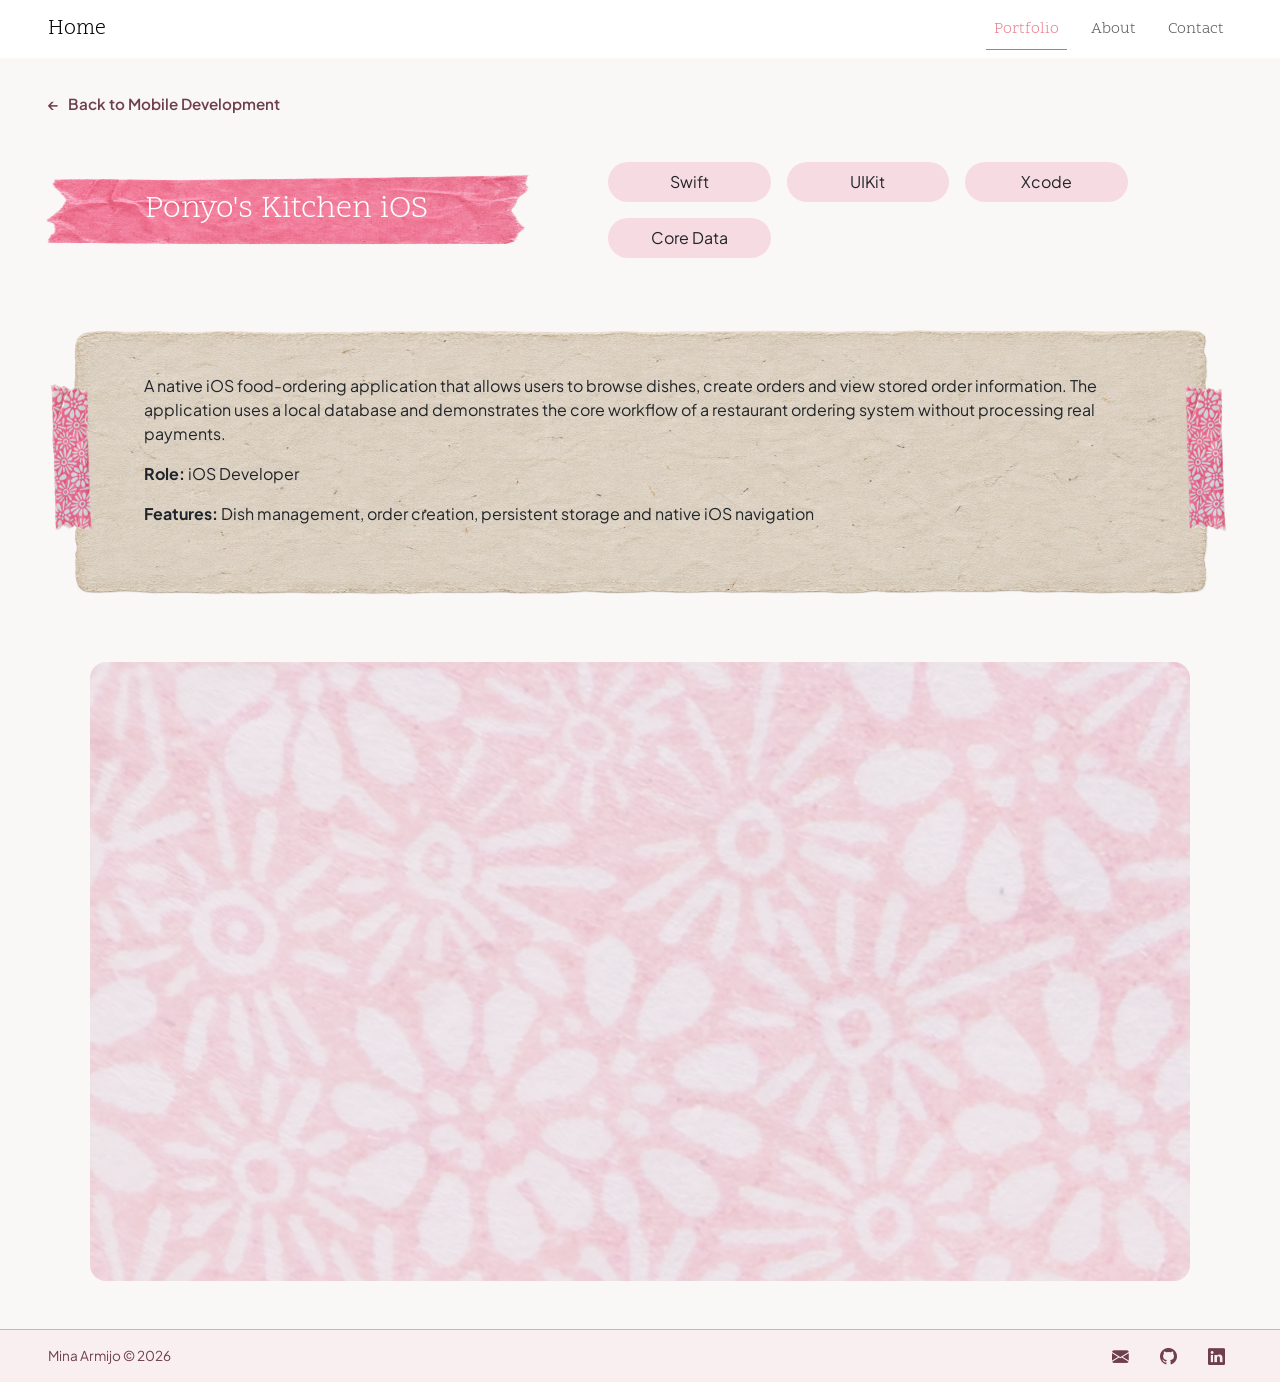
<file: ponyo-ios.html>
<!DOCTYPE html>
<!-- Project 2 Blank Bootstrap 5.3 starter template for DESN1021, Web & Time Based Design. <div> tags should be replaced with semantic HTML tags where appropriate  [DESN1021-Pro2#2-7bddd3e699aksjdhag888adfgkjahdfg8] DO NOT DELETE THIS COMMENT-->

<!-- Date: 12 October 2026 -->
<!-- Author: Web and Time-based Design subject -->

<html lang="en" dir="ltr">
  <head>
    <!-- Required Bootstrap meta tags -->
    <meta charset="utf-8">

    <!--
    ================= AI / SOURCE USE DECLARATION  =================
    Per DESN1021 Project 2.2 Assessment Specifications, a summary declaration is
    required at the top of EVERY file. Replace the bracketed placeholders below,
    and add inline acknowledgements next to any AI/open-source snippet you use.
    If you take the AI-assisted code animation option, that code must ALSO be
    wrapped in inline start/end comments, and you must be able to explain it.

    First name:       Mina
    File:             ponyo-ios.html

    Tool/Source:      Bootstrap
    Used for:         Nav Bar
    Extent of use:    used starter for base of nav bar
    Date:             14 Oct 2026

    Tool/Source:      Google Fonts
    Used for:         For Scope One and Plus Jakarta Sans fonts used in website
    Extent of use:    Link snippets given by Google Fonts
    Date:             14 Oct 2026

    Tool/Source:      Bootstrap
    Used for:         For aspect ratio
    Extent of use:    Referenced for class ratio helper
    Date:             14 Oct 2026

    Tool/Source:      Vimeo
    Used for:         For video embedding
    Extent of use:    To embed my video
    Date:             20 Oct 2026


    If no AI or open-source code was used in this file, replace the above with:
    "No AI or open-source code was used in this file."

    Declaration ref: DESN1021-Pro2.2-AIDECL#MARGE-portfolio-d39cd4e8c7a608a62ed10942fc93cbc5
    =====================================================================================
    -->

    <meta name="viewport" content="width=device-width, initial-scale=1">

    <!-- Other meta tags -->
    <meta name="description" content="Portfolio Website">
    <meta name="author" content="Mina Armijo">

    <!-- Title  -->
    <title>Ponyo's Kitchen iOS | Mina Armijo</title>

    <!-- ***** Link tags ***** -->
    <!-- Bootstrap core CSS -->
    <link href="https://cdn.jsdelivr.net/npm/bootstrap@5.3.8/dist/css/bootstrap.min.css" rel="stylesheet" integrity="sha384-sRIl4kxILFvY47J16cr9ZwB07vP4J8+LH7qKQnuqkuIAvNWLzeN8tE5YBujZqJLB" crossorigin="anonymous">

    <!-- Favicon -->
    <link rel="icon" type="image/png" sizes="32x32" href="img/favicons/favicon-32x32.png">
    <link rel="icon" type="image/png" sizes="16x16" href="img/favicons/favicon-16x16.png">
    <link rel="apple-touch-icon" sizes="180x180" href="img/favicons/apple-touch-icon.png">

    <!-- Icons -->
    <link rel="stylesheet" href="https://cdn.jsdelivr.net/npm/bootstrap-icons@1.13.1/font/bootstrap-icons.min.css" integrity="sha384-CK2SzKma4jA5H/MXDUU7i1TqZlCFaD4T01vtyDFvPlD97JQyS+IsSh1nI2EFbpyk" crossorigin="anonymous">

    <!-- Web fonts -->
    <!-- Source: Google Fonts (https://fonts.google.com/selection/embed) — Scope One and Plus Jakarta Sans Font -->
      <link rel="preconnect" href="https://fonts.googleapis.com">
      <link rel="preconnect" href="https://fonts.gstatic.com" crossorigin>
      <link href="https://fonts.googleapis.com/css2?family=Scope+One&display=swap" rel="stylesheet">

      <link rel="preconnect" href="https://fonts.googleapis.com">
      <link rel="preconnect" href="https://fonts.gstatic.com" crossorigin>
      <link href="https://fonts.googleapis.com/css2?family=Plus+Jakarta+Sans:ital,wght@0,200..800;1,200..800&family=Prata&display=swap" rel="stylesheet">

    <!-- Custom CSS -->
    <link href="css/custom.css" type="text/css" rel="stylesheet" media="screen">

  </head>


  <body>

    <header>

      <!-- Nav Bar -->

      <!-- Source: Bootstrap (https://getbootstrap.com/docs/5.3/components/navbar/) — Base of Nav Bar -->
      <nav class="navbar navbar-expand-md site-nav">
        <div class="container-fluid px-3 px-lg-5">

          <a class="navbar-brand" href="index.html" aria-label="Home">
            <span class="d-none d-lg-inline">Home</span>
            <i class="bi bi-house-door d-lg-none" aria-hidden="true"></i>
          </a>

          <button class="navbar-toggler" type="button" data-bs-toggle="collapse" data-bs-target="#navbarSupportedContent" aria-controls="navbarSupportedContent" aria-expanded="false" aria-label="Toggle navigation">
            
            <span class="navbar-toggler-icon"></span>
          </button>

          <div class="collapse navbar-collapse" id="navbarSupportedContent">
            
            <ul class="navbar-nav ms-auto mb-2 mb-md-0 gap-md-3">
              <li class="nav-item">
                <a class="nav-link active" href="portfolio.html">Portfolio</a>
              </li>
              <li class="nav-item">
                <a class="nav-link" href="about.html">About</a>
              </li>
              <li class="nav-item">
                <a class="nav-link" href="contact.html">Contact</a>
              </li>
            </ul>

          </div>
        </div>
      </nav>
    </header>


    <main class="project-page container-fluid px-3 px-lg-5 pt-3 pt-md-4 pb-5">
      <div class="content-width">
        <a href="mobile-dev.html" class="project-back-link" aria-label="Back to Mobile Development">
          <span aria-hidden="true">&larr;</span>
          <span class="d-none d-md-inline">Back to Mobile Development</span>
        </a>
        <div class="row g-4 align-items-center">
          
          <div class="project-title col-12 col-lg-6">
            <h1 class="project-title-long">Ponyo's Kitchen iOS</h1>
          </div>

          <div class="col-12 col-lg-6">
            <ul class="tech-stack list-unstyled gap-3 mb-0">
              <li>Swift</li>
              <li>UIKit</li>
              <li>Xcode</li>
              <li>Core Data</li>
            </ul>
          </div>

        </div>
        <section class="project-description">
          <p>
            A native iOS food-ordering application that allows users to browse dishes, create orders and view stored order information. The application uses a local database and demonstrates the core workflow of a restaurant ordering system without processing real payments.
          </p>
          <p>
            <strong>Role:</strong> iOS Developer
          </p>
          <p>
            <strong>Features:</strong> Dish management, order creation, persistent storage and native iOS navigation
          </p>
        </section>

        <!-- Project Demo-->

        <section class="project-demo mt-5">
          <h2 class="visually-hidden">Ponyo's Ocean Kitchen iOS Demo</h2>

          <!-- Source: Vimeo (https://vimeo.com/) - Embedded project demo -->
          <!-- Source: Bootstrap (https://getbootstrap.com/docs/5.0/helpers/ratio/) - referenced for ratio-->
           <div class="ratio ratio-16x9 project-demo-portrait">
            <div class="project-demo-portrait-layout">
              <div class="project-demo-portrait-player">
                <iframe
                  src="https://player.vimeo.com/video/1237565950?badge=0&amp;autopause=0&amp;autoplay=1&amp;muted=1&amp;loop=1"
                  title="Ponyo's Ocean Kitchen iOS Demo"
                  allow="autoplay; fullscreen; picture-in-picture"
                  referrerpolicy="strict-origin-when-cross-origin"
                  loading="lazy"
                  allowfullscreen>
                </iframe>
              </div>
            </div>
          </div>
        </section>
       
      </div>
    </main>

    <!-- Footer -->
    <footer class="site-footer">
      <div class="container-fluid px-3 px-lg-5">
        <div class="content-width site-footer-inner d-flex align-items-center justify-content-between gap-3">

          <p class="site-footer-copy mb-0">
            Mina Armijo &copy; 2026
          </p>

          <div class="site-footer-links d-flex align-items-center gap-3">
            <a href="mailto:minalarmijo@gmail.com"
              aria-label="Send me an email">
              <i class="bi bi-envelope-fill" aria-hidden="true"></i>
            </a>

            <a href="https://github.com/22122077"
              target="_blank"
              rel="noopener noreferrer"
              aria-label="View my GitHub profile">
              <i class="bi bi-github" aria-hidden="true"></i>
            </a>

            <a href="https://www.linkedin.com/in/mina-armijo/"
              target="_blank"
              rel="noopener noreferrer"
              aria-label="View my LinkedIn profile">
              <i class="bi bi-linkedin" aria-hidden="true"></i>
            </a>
          </div>

        </div>
      </div>
    </footer>


    <!-- PORTFOLIO PAGE - End -->

    <!-- =================No Content below here========================= -->
    <!-- Bootstrap JavaScript
    ================================================== -->
    <!-- Placed at the end of the document so the pages load faster -->
    <script src="https://cdn.jsdelivr.net/npm/bootstrap@5.3.8/dist/js/bootstrap.bundle.min.js" integrity="sha384-FKyoEForCGlyvwx9Hj09JcYn3nv7wiPVlz7YYwJrWVcXK/BmnVDxM+D2scQbITxI" crossorigin="anonymous"></script>

  </body>
</html>
<!-- Project 2 Blank Bootstrap 5.3 starter template for DESN1021, Web & Time Based Design. <div> tags should be replaced with semantic HTML tags where appropriate  [DESN1021-Pro2#2-7bddd3e699aksjdhag888adfgkjahdfg8] DO NOT DELETE THIS COMMENT-->
<!-- Bootstrap 5.3 template designed for the Web and Time-based Design subject [DESN1021] - 2026 -->

<!-- END AI / SOURCE USE DECLARATION — nothing to fill in here; the completed declaration goes in the top comment. Do not delete.
     Declaration ref: DESN1021-Pro2.2-AIDECL#MARGE-portfolio-d39cd4e8c7a608a62ed10942fc93cbc5 -->
</file>
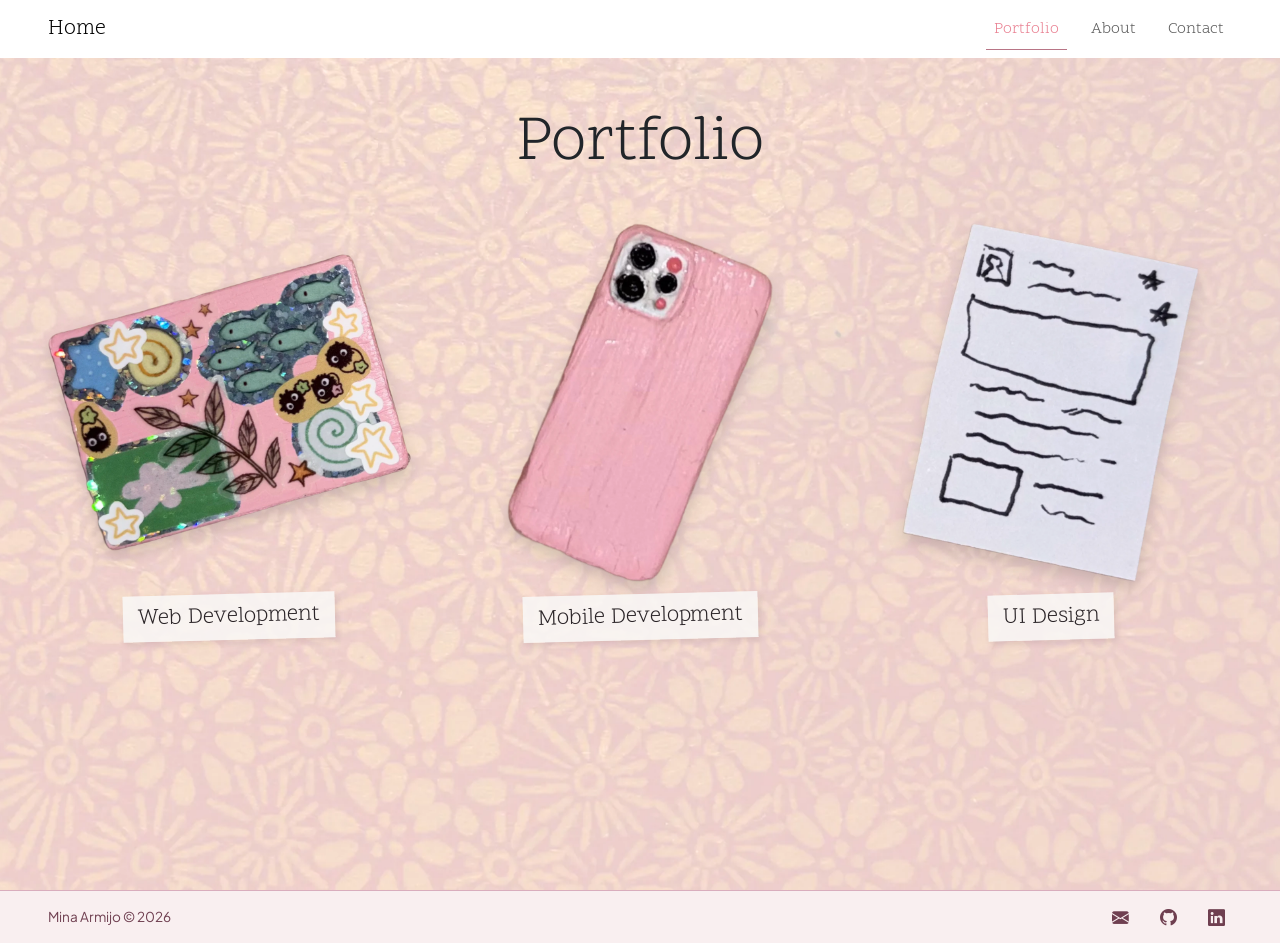
<file: portfolio.html>
<!DOCTYPE html>
<!-- Project 2 Blank Bootstrap 5.3 starter template for DESN1021, Web & Time Based Design. <div> tags should be replaced with semantic HTML tags where appropriate  [DESN1021-Pro2#2-7bddd3e699aksjdhag888adfgkjahdfg8] DO NOT DELETE THIS COMMENT-->

<!-- Date: 12 October 2026 -->
<!-- Author: Web and Time-based Design subject -->

<html lang="en" dir="ltr">
  <head>
    <!-- Required Bootstrap meta tags -->
    <meta charset="utf-8">

    <!--
    ================= AI / SOURCE USE DECLARATION  =================
    Per DESN1021 Project 2.2 Assessment Specifications, a summary declaration is
    required at the top of EVERY file. Replace the bracketed placeholders below,
    and add inline acknowledgements next to any AI/open-source snippet you use.
    If you take the AI-assisted code animation option, that code must ALSO be
    wrapped in inline start/end comments, and you must be able to explain it.

    First name:       Mina
    File:             portfolio.html

    Tool/Source:       Bootstrap
      Used for:         Nav Bar
      Extent of use:    used starter for base of nav bar
      Date:             14 Oct 2026

    Tool/Source:      Google Fonts
    Used for:         For Scope One and Plus Jakarta Sans fonts used in website
    Extent of use:    Link snippets given by Google Fonts
    Date:             14 Oct 2026


    If no AI or open-source code was used in this file, replace the above with:
    "No AI or open-source code was used in this file."

    Declaration ref: DESN1021-Pro2.2-AIDECL#MARGE-portfolio-d39cd4e8c7a608a62ed10942fc93cbc5
    =====================================================================================
    -->

    <meta name="viewport" content="width=device-width, initial-scale=1">

    <!-- Other meta tags -->
    <meta name="description" content="Portfolio Website">
    <meta name="author" content="Mina Armijo">

    <!-- Title  -->
    <title>Portfolio | Mina Armijo</title>

    <!-- ***** Link tags ***** -->
    <!-- Bootstrap core CSS -->
    <link href="https://cdn.jsdelivr.net/npm/bootstrap@5.3.8/dist/css/bootstrap.min.css" rel="stylesheet" integrity="sha384-sRIl4kxILFvY47J16cr9ZwB07vP4J8+LH7qKQnuqkuIAvNWLzeN8tE5YBujZqJLB" crossorigin="anonymous">

    <!-- Favicon -->
    <link rel="icon" type="image/png" sizes="32x32" href="img/favicons/favicon-32x32.png">
    <link rel="icon" type="image/png" sizes="16x16" href="img/favicons/favicon-16x16.png">
    <link rel="apple-touch-icon" sizes="180x180" href="img/favicons/apple-touch-icon.png">

    <!-- Icons -->
    <link rel="stylesheet" href="https://cdn.jsdelivr.net/npm/bootstrap-icons@1.13.1/font/bootstrap-icons.min.css" integrity="sha384-CK2SzKma4jA5H/MXDUU7i1TqZlCFaD4T01vtyDFvPlD97JQyS+IsSh1nI2EFbpyk" crossorigin="anonymous">

    <!-- Web fonts -->
    <!-- Source: Google Fonts (https://fonts.google.com/selection/embed) — Scope One and Plus Jakarta Sans Font -->
      <link rel="preconnect" href="https://fonts.googleapis.com">
      <link rel="preconnect" href="https://fonts.gstatic.com" crossorigin>
      <link href="https://fonts.googleapis.com/css2?family=Scope+One&display=swap" rel="stylesheet">

      <link rel="preconnect" href="https://fonts.googleapis.com">
      <link rel="preconnect" href="https://fonts.gstatic.com" crossorigin>
      <link href="https://fonts.googleapis.com/css2?family=Plus+Jakarta+Sans:ital,wght@0,200..800;1,200..800&family=Prata&display=swap" rel="stylesheet">

    <!-- Custom CSS -->
    <link href="css/custom.css" type="text/css" rel="stylesheet" media="screen">

  </head>


  <body>

    <header>

      <!-- Nav Bar -->

      <!-- Source: Bootstrap (https://getbootstrap.com/docs/5.3/components/navbar/) — Base of Nav Bar -->
      <nav class="navbar navbar-expand-md site-nav">
        <div class="container-fluid px-3 px-lg-5">

          <a class="navbar-brand" href="index.html" aria-label="Home">
            <span class="d-none d-lg-inline">Home</span>
            <i class="bi bi-house-door d-lg-none" aria-hidden="true"></i>
          </a>

          <button class="navbar-toggler" type="button" data-bs-toggle="collapse" data-bs-target="#navbarSupportedContent" aria-controls="navbarSupportedContent" aria-expanded="false" aria-label="Toggle navigation">
            
            <span class="navbar-toggler-icon"></span>
          </button>

          <div class="collapse navbar-collapse" id="navbarSupportedContent">
            
            <ul class="navbar-nav ms-auto mb-2 mb-md-0 gap-md-3">
              <li class="nav-item">
                <a class="nav-link active" href="portfolio.html" aria-current="page">Portfolio</a>
              </li>
              <li class="nav-item">
                <a class="nav-link" href="about.html">About</a>
              </li>
              <li class="nav-item">
                <a class="nav-link" href="contact.html">Contact</a>
              </li>
            </ul>

          </div>
        </div>
      </nav>
    </header>


    <main class="portfolio-page container-fluid px-3 px-lg-5 py-5">
      <div class="content-width">
        <h1 class="portfolio-heading">Portfolio</h1>
        <nav aria-label="Portfolio Categories">
          <div class="row g-4 g-lg-5 justify-content-center align-items-center">

          <!-- Web Development -->
          <div class="col-12 col-md-6 col-lg-4">
            <a href="web-dev.html" class="portfolio-item">

              <div class="portfolio-art">
                <img
                  src="img/portfolio/portfolio-web.webp"
                  alt=""
                  class="portfolio-object-image">
              </div>

              <span class="portfolio-item-label">Web Development</span>
            </a>
          </div>

          <!-- Mobile Development -->
          <div class="col-12 col-md-6 col-lg-4">
            <a href="mobile-dev.html" class="portfolio-item">

              <div class="portfolio-art">
                <img
                  src="img/portfolio/portfolio-mobile.webp"
                  alt=""
                  class="portfolio-object-image">
              </div>

              <span class="portfolio-item-label">Mobile Development</span>
            </a>
          </div>

          <!-- UI Design -->
          <div class="col-12 col-md-6 col-lg-4">
            <a href="ui-design.html" class="portfolio-item">

              <div class="portfolio-art">
                <img
                  src="img/portfolio/portfolio-ui.webp"
                  alt=""
                  class="portfolio-object-image">
              </div>

              <span class="portfolio-item-label">UI Design</span>
            </a>
          </div>

        </div>
        </nav>
        
      </div>
    </main>

    <!-- Footer -->
    <footer class="site-footer">
      <div class="container-fluid px-3 px-lg-5">
        <div class="content-width site-footer-inner d-flex align-items-center justify-content-between gap-3">

          <p class="site-footer-copy mb-0">
            Mina Armijo &copy; 2026
          </p>

          <div class="site-footer-links d-flex align-items-center gap-3">
            <a href="mailto:minalarmijo@gmail.com"
              aria-label="Send me an email">
              <i class="bi bi-envelope-fill" aria-hidden="true"></i>
            </a>

            <a href="https://github.com/22122077"
              target="_blank"
              rel="noopener noreferrer"
              aria-label="View my GitHub profile">
              <i class="bi bi-github" aria-hidden="true"></i>
            </a>

            <a href="https://www.linkedin.com/in/mina-armijo/"
              target="_blank"
              rel="noopener noreferrer"
              aria-label="View my LinkedIn profile">
              <i class="bi bi-linkedin" aria-hidden="true"></i>
            </a>
          </div>

        </div>
      </div>
    </footer>


    <!-- PORTFOLIO PAGE - End -->

    <!-- =================No Content below here========================= -->
    <!-- Bootstrap JavaScript
    ================================================== -->
    <!-- Placed at the end of the document so the pages load faster -->
    <script src="https://cdn.jsdelivr.net/npm/bootstrap@5.3.8/dist/js/bootstrap.bundle.min.js" integrity="sha384-FKyoEForCGlyvwx9Hj09JcYn3nv7wiPVlz7YYwJrWVcXK/BmnVDxM+D2scQbITxI" crossorigin="anonymous"></script>

  </body>
</html>
<!-- Project 2 Blank Bootstrap 5.3 starter template for DESN1021, Web & Time Based Design. <div> tags should be replaced with semantic HTML tags where appropriate  [DESN1021-Pro2#2-7bddd3e699aksjdhag888adfgkjahdfg8] DO NOT DELETE THIS COMMENT-->
<!-- Bootstrap 5.3 template designed for the Web and Time-based Design subject [DESN1021] - 2026 -->

<!-- END AI / SOURCE USE DECLARATION — nothing to fill in here; the completed declaration goes in the top comment. Do not delete.
     Declaration ref: DESN1021-Pro2.2-AIDECL#MARGE-portfolio-d39cd4e8c7a608a62ed10942fc93cbc5 -->
</file>
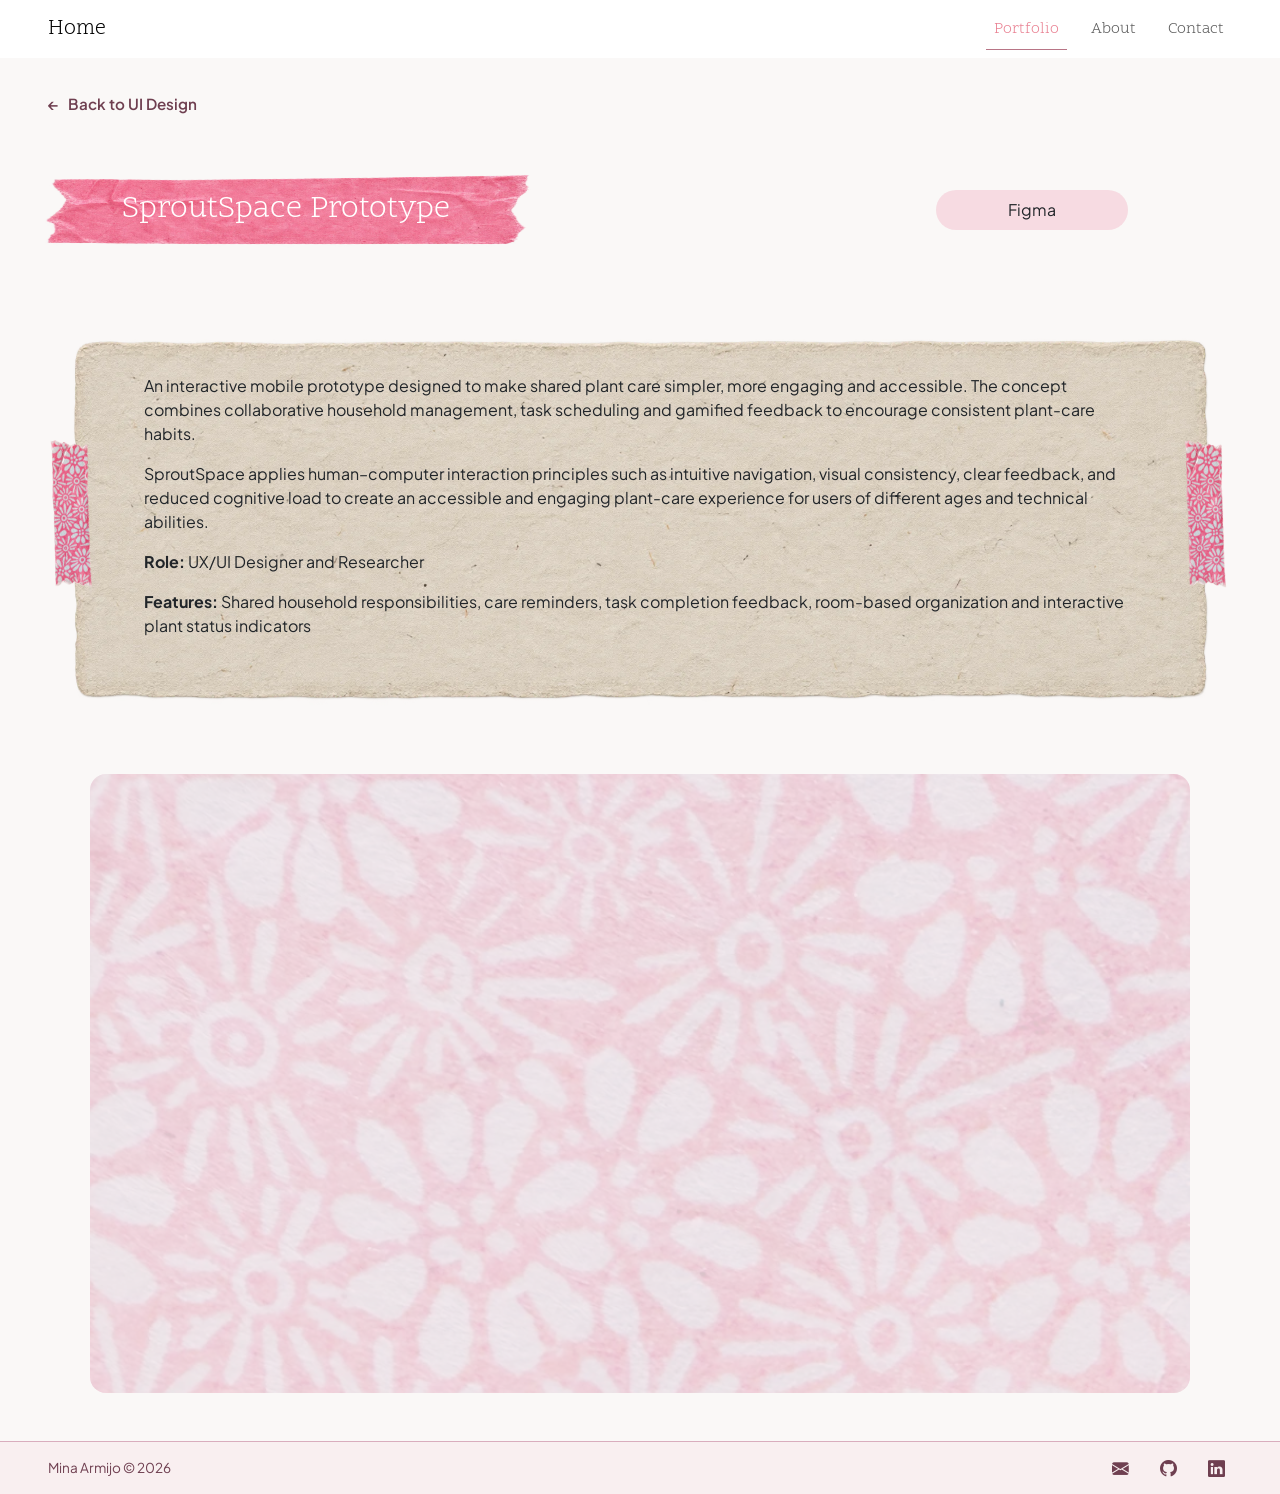
<file: sproutspace-prototype.html>
<!DOCTYPE html>
<!-- Project 2 Blank Bootstrap 5.3 starter template for DESN1021, Web & Time Based Design. <div> tags should be replaced with semantic HTML tags where appropriate  [DESN1021-Pro2#2-7bddd3e699aksjdhag888adfgkjahdfg8] DO NOT DELETE THIS COMMENT-->

<!-- Date: 12 October 2026 -->
<!-- Author: Web and Time-based Design subject -->

<html lang="en" dir="ltr">
  <head>
    <!-- Required Bootstrap meta tags -->
    <meta charset="utf-8">

    <!--
    ================= AI / SOURCE USE DECLARATION  =================
    Per DESN1021 Project 2.2 Assessment Specifications, a summary declaration is
    required at the top of EVERY file. Replace the bracketed placeholders below,
    and add inline acknowledgements next to any AI/open-source snippet you use.
    If you take the AI-assisted code animation option, that code must ALSO be
    wrapped in inline start/end comments, and you must be able to explain it.

    First name:       Mina
    File:             sproutspace-prototype.html

    Tool/Source:      Bootstrap
    Used for:         Nav Bar
    Extent of use:    used starter for base of nav bar
    Date:             14 Oct 2026

    Tool/Source:      Google Fonts
    Used for:         For Scope One and Plus Jakarta Sans fonts used in website
    Extent of use:    Link snippets given by Google Fonts
    Date:             14 Oct 2026

    Tool/Source:      Bootstrap
    Used for:         For aspect ratio
    Extent of use:    Referenced for class ratio helper
    Date:             14 Oct 2026

    Tool/Source:      Vimeo
    Used for:         For video embedding
    Extent of use:    To embed my video
    Date:             20 Oct 2026


    If no AI or open-source code was used in this file, replace the above with:
    "No AI or open-source code was used in this file."

    Declaration ref: DESN1021-Pro2.2-AIDECL#MARGE-portfolio-d39cd4e8c7a608a62ed10942fc93cbc5
    =====================================================================================
    -->

    <meta name="viewport" content="width=device-width, initial-scale=1">

    <!-- Other meta tags -->
    <meta name="description" content="Portfolio Website">
    <meta name="author" content="Mina Armijo">

    <!-- Title  -->
    <title>SproutSpace Prototype | Mina Armijo</title>

    <!-- ***** Link tags ***** -->
    <!-- Bootstrap core CSS -->
    <link href="https://cdn.jsdelivr.net/npm/bootstrap@5.3.8/dist/css/bootstrap.min.css" rel="stylesheet" integrity="sha384-sRIl4kxILFvY47J16cr9ZwB07vP4J8+LH7qKQnuqkuIAvNWLzeN8tE5YBujZqJLB" crossorigin="anonymous">

    <!-- Favicon -->
    <link rel="icon" type="image/png" sizes="32x32" href="img/favicons/favicon-32x32.png">
    <link rel="icon" type="image/png" sizes="16x16" href="img/favicons/favicon-16x16.png">
    <link rel="apple-touch-icon" sizes="180x180" href="img/favicons/apple-touch-icon.png">

    <!-- Icons -->
    <link rel="stylesheet" href="https://cdn.jsdelivr.net/npm/bootstrap-icons@1.13.1/font/bootstrap-icons.min.css" integrity="sha384-CK2SzKma4jA5H/MXDUU7i1TqZlCFaD4T01vtyDFvPlD97JQyS+IsSh1nI2EFbpyk" crossorigin="anonymous">

    <!-- Web fonts -->
    <!-- Source: Google Fonts (https://fonts.google.com/selection/embed) — Scope One and Plus Jakarta Sans Font -->
      <link rel="preconnect" href="https://fonts.googleapis.com">
      <link rel="preconnect" href="https://fonts.gstatic.com" crossorigin>
      <link href="https://fonts.googleapis.com/css2?family=Scope+One&display=swap" rel="stylesheet">

      <link rel="preconnect" href="https://fonts.googleapis.com">
      <link rel="preconnect" href="https://fonts.gstatic.com" crossorigin>
      <link href="https://fonts.googleapis.com/css2?family=Plus+Jakarta+Sans:ital,wght@0,200..800;1,200..800&family=Prata&display=swap" rel="stylesheet">

    <!-- Custom CSS -->
    <link href="css/custom.css" type="text/css" rel="stylesheet" media="screen">

  </head>


  <body>

    <header>

      <!-- Nav Bar -->

      <!-- Source: Bootstrap (https://getbootstrap.com/docs/5.3/components/navbar/) — Base of Nav Bar -->
      <nav class="navbar navbar-expand-md site-nav">
        <div class="container-fluid px-3 px-lg-5">

          <a class="navbar-brand" href="index.html" aria-label="Home">
            <span class="d-none d-lg-inline">Home</span>
            <i class="bi bi-house-door d-lg-none" aria-hidden="true"></i>
          </a>

          <button class="navbar-toggler" type="button" data-bs-toggle="collapse" data-bs-target="#navbarSupportedContent" aria-controls="navbarSupportedContent" aria-expanded="false" aria-label="Toggle navigation">
            
            <span class="navbar-toggler-icon"></span>
          </button>

          <div class="collapse navbar-collapse" id="navbarSupportedContent">
            
            <ul class="navbar-nav ms-auto mb-2 mb-md-0 gap-md-3">
              <li class="nav-item">
                <a class="nav-link active" href="portfolio.html">Portfolio</a>
              </li>
              <li class="nav-item">
                <a class="nav-link" href="about.html">About</a>
              </li>
              <li class="nav-item">
                <a class="nav-link" href="contact.html">Contact</a>
              </li>
            </ul>

          </div>
        </div>
      </nav>
    </header>


    <main class="project-page project-page-prototype container-fluid px-3 px-lg-5 pt-3 pt-md-4 pb-5">
      <div class="content-width">
        <a href="ui-design.html" class="project-back-link" aria-label="Back to UI Design">
          <span aria-hidden="true">&larr;</span>
          <span class="d-none d-md-inline">Back to UI Design</span>
        </a>
        <div class="row g-4 align-items-center">
          
          <div class="project-title col-12 col-md-6">
            <h1 class="project-title-long">SproutSpace Prototype</h1>
          </div>

          <div class="col-12 col-md-6">
            <ul class="tech-stack list-unstyled gap-3 mb-0">
              <li>Figma</li>
            </ul>
          </div>

        </div>
        <section class="project-description">
          <p>
            An interactive mobile prototype designed to make shared plant care simpler, more engaging and accessible. The concept combines collaborative household management, task scheduling and gamified feedback to encourage consistent plant-care habits.
          </p>
          <p>
            SproutSpace applies human–computer interaction principles such as intuitive navigation, visual consistency, clear feedback, and reduced cognitive load to create an accessible and engaging plant-care experience for users of different ages and technical abilities.
          </p>
         
          <p>
            <strong>Role:</strong> UX/UI Designer and Researcher
          </p>
          <p>
            <strong>Features:</strong> Shared household responsibilities, care reminders, task completion feedback, room-based organization and interactive plant status indicators
          </p>
        </section>

        <!-- Project Demo-->

        <section class="project-demo mt-5">
          <h2 class="visually-hidden">SproutSpace Plant Care Prototype Demo</h2>

          <!-- Source: Vimeo (https://vimeo.com/) - Embedded project demo -->
          <!-- Source: Bootstrap (https://getbootstrap.com/docs/5.0/helpers/ratio/) - referenced for ratio-->
           <div class="ratio ratio-16x9 project-demo-portrait">
            <div class="project-demo-portrait-layout">
              <div class="project-demo-portrait-player">
                <iframe
                  src="https://player.vimeo.com/video/1237576580?badge=0&amp;autopause=0&amp;autoplay=1&amp;muted=1&amp;loop=1"
                  title="SproutSpace UI Prototype Demo"
                  allow="autoplay; fullscreen; picture-in-picture"
                  referrerpolicy="strict-origin-when-cross-origin"
                  loading="lazy"
                  allowfullscreen>
                </iframe>
              </div>
            </div>
          </div>
        </section>
       
      </div>
    </main>

    <!-- Footer -->
    <footer class="site-footer">
      <div class="container-fluid px-3 px-lg-5">
        <div class="content-width site-footer-inner d-flex align-items-center justify-content-between gap-3">

          <p class="site-footer-copy mb-0">
            Mina Armijo &copy; 2026
          </p>

          <div class="site-footer-links d-flex align-items-center gap-3">
            <a href="mailto:minalarmijo@gmail.com"
              aria-label="Send me an email">
              <i class="bi bi-envelope-fill" aria-hidden="true"></i>
            </a>

            <a href="https://github.com/22122077"
              target="_blank"
              rel="noopener noreferrer"
              aria-label="View my GitHub profile">
              <i class="bi bi-github" aria-hidden="true"></i>
            </a>

            <a href="https://www.linkedin.com/in/mina-armijo/"
              target="_blank"
              rel="noopener noreferrer"
              aria-label="View my LinkedIn profile">
              <i class="bi bi-linkedin" aria-hidden="true"></i>
            </a>
          </div>

        </div>
      </div>
    </footer>


    <!-- PORTFOLIO PAGE - End -->

    <!-- =================No Content below here========================= -->
    <!-- Bootstrap JavaScript
    ================================================== -->
    <!-- Placed at the end of the document so the pages load faster -->
    <script src="https://cdn.jsdelivr.net/npm/bootstrap@5.3.8/dist/js/bootstrap.bundle.min.js" integrity="sha384-FKyoEForCGlyvwx9Hj09JcYn3nv7wiPVlz7YYwJrWVcXK/BmnVDxM+D2scQbITxI" crossorigin="anonymous"></script>

  </body>
</html>
<!-- Project 2 Blank Bootstrap 5.3 starter template for DESN1021, Web & Time Based Design. <div> tags should be replaced with semantic HTML tags where appropriate  [DESN1021-Pro2#2-7bddd3e699aksjdhag888adfgkjahdfg8] DO NOT DELETE THIS COMMENT-->
<!-- Bootstrap 5.3 template designed for the Web and Time-based Design subject [DESN1021] - 2026 -->

<!-- END AI / SOURCE USE DECLARATION — nothing to fill in here; the completed declaration goes in the top comment. Do not delete.
     Declaration ref: DESN1021-Pro2.2-AIDECL#MARGE-portfolio-d39cd4e8c7a608a62ed10942fc93cbc5 -->
</file>
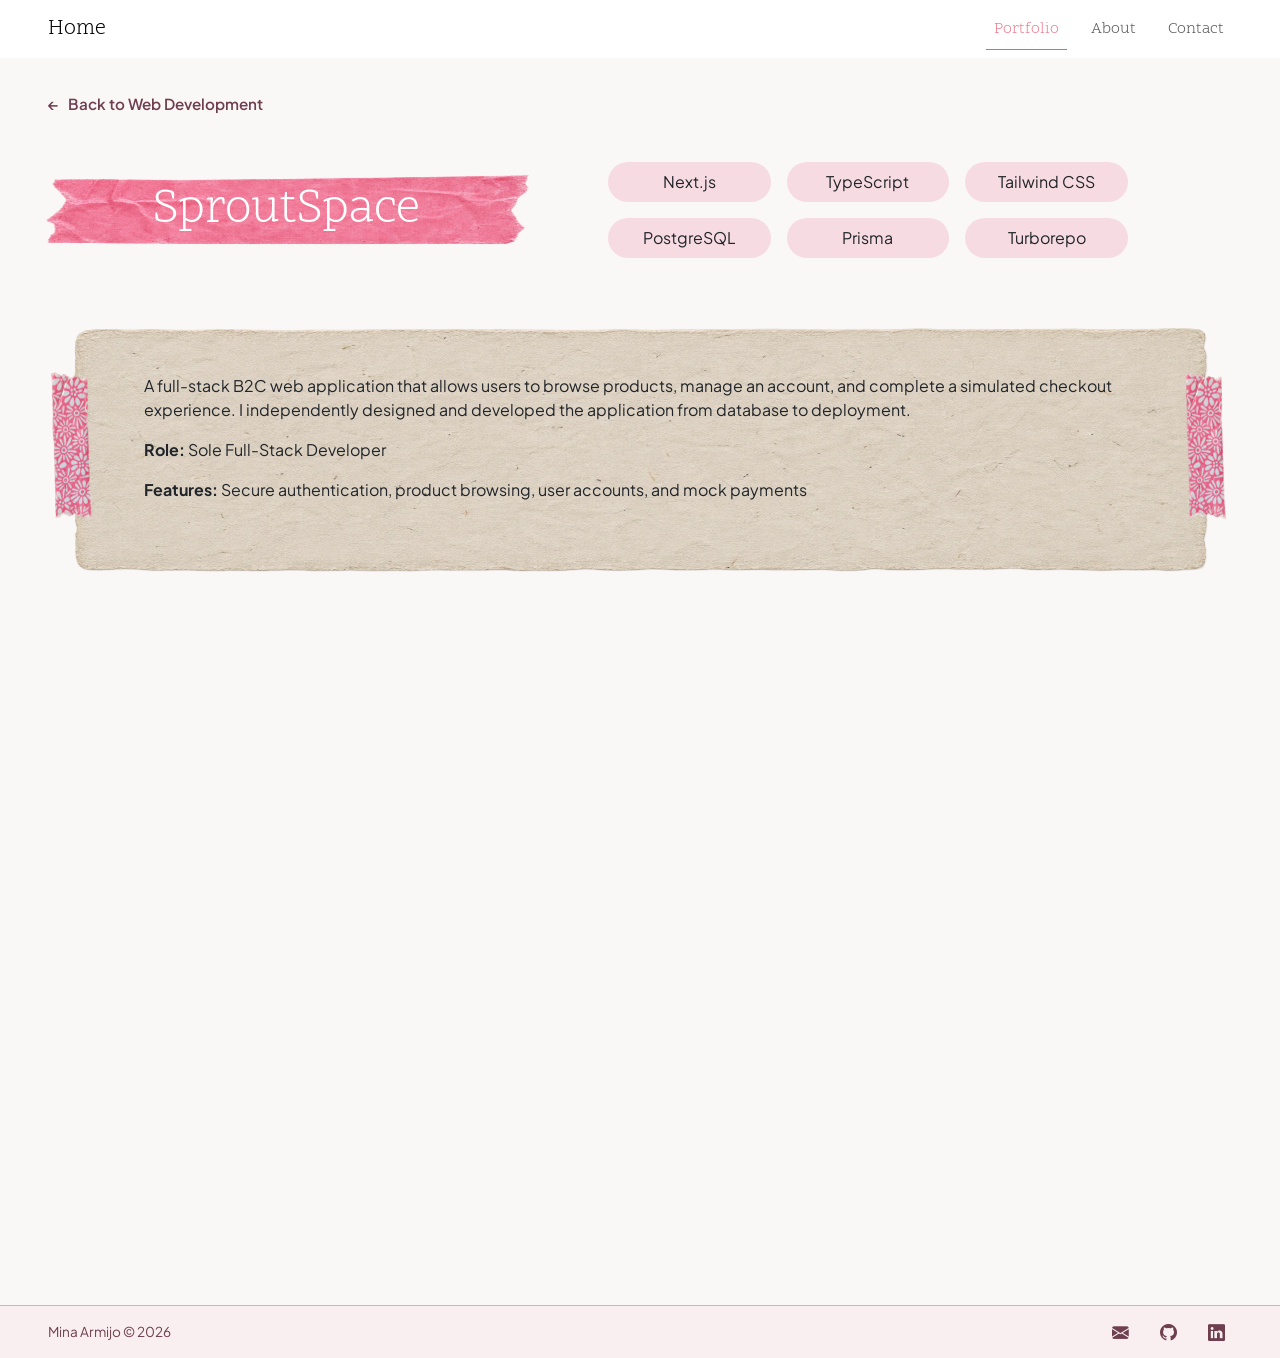
<file: sproutspace.html>
<!DOCTYPE html>
<!-- Project 2 Blank Bootstrap 5.3 starter template for DESN1021, Web & Time Based Design. <div> tags should be replaced with semantic HTML tags where appropriate  [DESN1021-Pro2#2-7bddd3e699aksjdhag888adfgkjahdfg8] DO NOT DELETE THIS COMMENT-->

<!-- Date: 12 October 2026 -->
<!-- Author: Web and Time-based Design subject -->

<html lang="en" dir="ltr">
  <head>
    <!-- Required Bootstrap meta tags -->
    <meta charset="utf-8">

    <!--
    ================= AI / SOURCE USE DECLARATION  =================
    Per DESN1021 Project 2.2 Assessment Specifications, a summary declaration is
    required at the top of EVERY file. Replace the bracketed placeholders below,
    and add inline acknowledgements next to any AI/open-source snippet you use.
    If you take the AI-assisted code animation option, that code must ALSO be
    wrapped in inline start/end comments, and you must be able to explain it.

    First name:       Mina
    File:             sproutspace.html

    Tool/Source:       Bootstrap
    Used for:         Nav Bar
    Extent of use:    used starter for base of nav bar
    Date:             14 Oct 2026

    Tool/Source:      Google Fonts
    Used for:         For Scope One and Plus Jakarta Sans fonts used in website
    Extent of use:    Link snippets given by Google Fonts
    Date:             14 Oct 2026

    Tool/Source:      Bootstrap
    Used for:         For aspect ratio
    Extent of use:    Referenced for class ratio helper
    Date:             14 Oct 2026

    Tool/Source:      Vimeo
    Used for:         For video embedding
    Extent of use:    To embed my video
    Date:             20 Oct 2026


    If no AI or open-source code was used in this file, replace the above with:
    "No AI or open-source code was used in this file."

    Declaration ref: DESN1021-Pro2.2-AIDECL#MARGE-portfolio-d39cd4e8c7a608a62ed10942fc93cbc5
    =====================================================================================
    -->

    <meta name="viewport" content="width=device-width, initial-scale=1">

    <!-- Other meta tags -->
    <meta name="description" content="Portfolio Website">
    <meta name="author" content="Mina Armijo">

    <!-- Title  -->
    <title>SproutSpace | Mina Armijo</title>

    <!-- ***** Link tags ***** -->
    <!-- Bootstrap core CSS -->
    <link href="https://cdn.jsdelivr.net/npm/bootstrap@5.3.8/dist/css/bootstrap.min.css" rel="stylesheet" integrity="sha384-sRIl4kxILFvY47J16cr9ZwB07vP4J8+LH7qKQnuqkuIAvNWLzeN8tE5YBujZqJLB" crossorigin="anonymous">

    <!-- Favicon -->
    <link rel="icon" type="image/png" sizes="32x32" href="img/favicons/favicon-32x32.png">
    <link rel="icon" type="image/png" sizes="16x16" href="img/favicons/favicon-16x16.png">
    <link rel="apple-touch-icon" sizes="180x180" href="img/favicons/apple-touch-icon.png">

    <!-- Icons -->
    <link rel="stylesheet" href="https://cdn.jsdelivr.net/npm/bootstrap-icons@1.13.1/font/bootstrap-icons.min.css" integrity="sha384-CK2SzKma4jA5H/MXDUU7i1TqZlCFaD4T01vtyDFvPlD97JQyS+IsSh1nI2EFbpyk" crossorigin="anonymous">

    <!-- Web fonts -->
    <!-- Source: Google Fonts (https://fonts.google.com/selection/embed) — Scope One and Plus Jakarta Sans Font -->
      <link rel="preconnect" href="https://fonts.googleapis.com">
      <link rel="preconnect" href="https://fonts.gstatic.com" crossorigin>
      <link href="https://fonts.googleapis.com/css2?family=Scope+One&display=swap" rel="stylesheet">

      <link rel="preconnect" href="https://fonts.googleapis.com">
      <link rel="preconnect" href="https://fonts.gstatic.com" crossorigin>
      <link href="https://fonts.googleapis.com/css2?family=Plus+Jakarta+Sans:ital,wght@0,200..800;1,200..800&family=Prata&display=swap" rel="stylesheet">

    <!-- Custom CSS -->
    <link href="css/custom.css" type="text/css" rel="stylesheet" media="screen">

  </head>


  <body>

    <header>

      <!-- Nav Bar -->

      <!-- Source: Bootstrap (https://getbootstrap.com/docs/5.3/components/navbar/) — Base of Nav Bar -->
      <nav class="navbar navbar-expand-md site-nav">
        <div class="container-fluid px-3 px-lg-5">

          <a class="navbar-brand" href="index.html" aria-label="Home">
            <span class="d-none d-lg-inline">Home</span>
            <i class="bi bi-house-door d-lg-none" aria-hidden="true"></i>
          </a>

          <button class="navbar-toggler" type="button" data-bs-toggle="collapse" data-bs-target="#navbarSupportedContent" aria-controls="navbarSupportedContent" aria-expanded="false" aria-label="Toggle navigation">
            
            <span class="navbar-toggler-icon"></span>
          </button>

          <div class="collapse navbar-collapse" id="navbarSupportedContent">
            
            <ul class="navbar-nav ms-auto mb-2 mb-md-0 gap-md-3">
              <li class="nav-item">
                <a class="nav-link active" href="portfolio.html">Portfolio</a>
              </li>
              <li class="nav-item">
                <a class="nav-link" href="about.html">About</a>
              </li>
              <li class="nav-item">
                <a class="nav-link" href="contact.html">Contact</a>
              </li>
            </ul>

          </div>
        </div>
      </nav>
    </header>


    <main class="project-page container-fluid px-3 px-lg-5 pt-3 pt-md-4 pb-5">
      <div class="content-width">
        <a href="web-dev.html" class="project-back-link" aria-label="Back to Web Development">
          <span aria-hidden="true">&larr;</span>
          <span class="d-none d-md-inline">Back to Web Development</span>
        </a>
        <div class="row g-4 align-items-center">
          
          <div class="project-title col-12 col-lg-6">
            <h1>SproutSpace</h1>
          </div>

          <div class="col-12 col-lg-6">
            <ul class="tech-stack list-unstyled gap-3 mb-0">
              <li>Next.js</li>
              <li>TypeScript</li>
              <li>Tailwind CSS</li>
              <li>PostgreSQL</li>
              <li>Prisma</li>
              <li>Turborepo</li>
            </ul>
          </div>

        </div>
        <section class="project-description">
          <p>
           A full-stack B2C web application that allows users to browse products, manage an account, and complete a simulated checkout experience. I independently designed and developed the application from database to deployment.
          </p>
          <p>
            <strong>Role:</strong> Sole Full-Stack Developer
          </p>
          <p>
            <strong>Features:</strong> Secure authentication, product browsing, user accounts, and mock payments
          </p>
        </section>

        <!-- Project Demo-->

        <section class="project-demo mt-5">
          <h2 class="visually-hidden">SproutSpace Demo</h2>

          <!-- Source: Vimeo (https://vimeo.com/) - Embedded project demo -->
          <!-- Source: Bootstrap (https://getbootstrap.com/docs/5.0/helpers/ratio/) - referenced for ratio-->
           <div class="ratio ratio-16x9">
            <iframe
              src="https://player.vimeo.com/video/1237578047?badge=0&amp;autopause=0&amp;autoplay=1&amp;muted=1&amp;loop=1"
              title="SproutSpace Web Demo"
              class="border-0"
              allow="autoplay; fullscreen; picture-in-picture"
              referrerpolicy="strict-origin-when-cross-origin"
              loading="lazy"
              allowfullscreen>
            </iframe>
          </div>
        </section>
       
      </div>
    </main>

    <!-- Footer -->
    <footer class="site-footer">
      <div class="container-fluid px-3 px-lg-5">
        <div class="content-width site-footer-inner d-flex align-items-center justify-content-between gap-3">

          <p class="site-footer-copy mb-0">
            Mina Armijo &copy; 2026
          </p>

          <div class="site-footer-links d-flex align-items-center gap-3">
            <a href="mailto:minalarmijo@gmail.com"
              aria-label="Send me an email">
              <i class="bi bi-envelope-fill" aria-hidden="true"></i>
            </a>

            <a href="https://github.com/22122077"
              target="_blank"
              rel="noopener noreferrer"
              aria-label="View my GitHub profile">
              <i class="bi bi-github" aria-hidden="true"></i>
            </a>

            <a href="https://www.linkedin.com/in/mina-armijo/"
              target="_blank"
              rel="noopener noreferrer"
              aria-label="View my LinkedIn profile">
              <i class="bi bi-linkedin" aria-hidden="true"></i>
            </a>
          </div>

        </div>
      </div>
    </footer>


    <!-- PORTFOLIO PAGE - End -->

    <!-- =================No Content below here========================= -->
    <!-- Bootstrap JavaScript
    ================================================== -->
    <!-- Placed at the end of the document so the pages load faster -->
    <script src="https://cdn.jsdelivr.net/npm/bootstrap@5.3.8/dist/js/bootstrap.bundle.min.js" integrity="sha384-FKyoEForCGlyvwx9Hj09JcYn3nv7wiPVlz7YYwJrWVcXK/BmnVDxM+D2scQbITxI" crossorigin="anonymous"></script>

  </body>
</html>
<!-- Project 2 Blank Bootstrap 5.3 starter template for DESN1021, Web & Time Based Design. <div> tags should be replaced with semantic HTML tags where appropriate  [DESN1021-Pro2#2-7bddd3e699aksjdhag888adfgkjahdfg8] DO NOT DELETE THIS COMMENT-->
<!-- Bootstrap 5.3 template designed for the Web and Time-based Design subject [DESN1021] - 2026 -->

<!-- END AI / SOURCE USE DECLARATION — nothing to fill in here; the completed declaration goes in the top comment. Do not delete.
     Declaration ref: DESN1021-Pro2.2-AIDECL#MARGE-portfolio-d39cd4e8c7a608a62ed10942fc93cbc5 -->
</file>
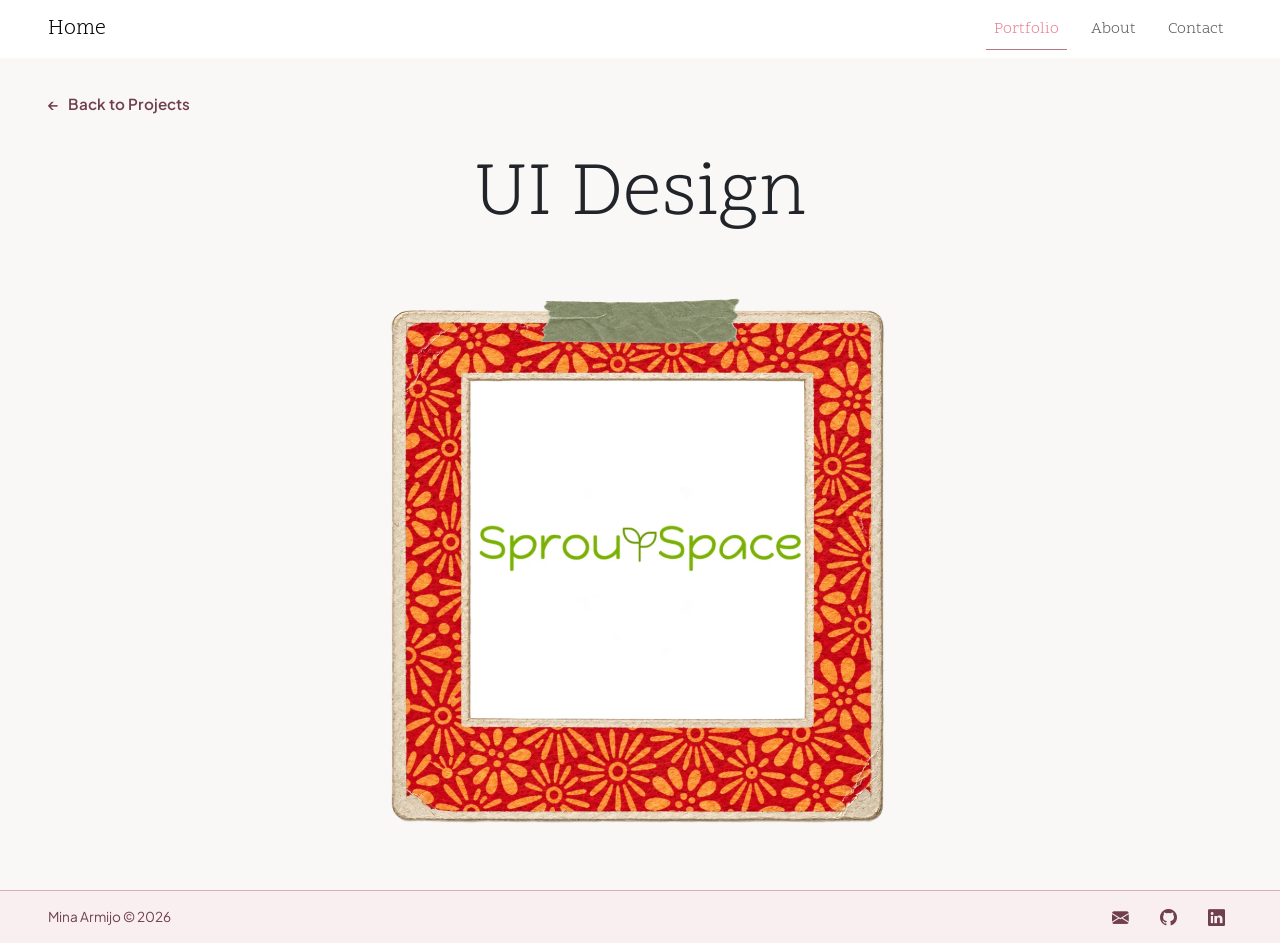
<file: ui-design.html>
<!DOCTYPE html>
<!-- Project 2 Blank Bootstrap 5.3 starter template for DESN1021, Web & Time Based Design. <div> tags should be replaced with semantic HTML tags where appropriate  [DESN1021-Pro2#2-7bddd3e699aksjdhag888adfgkjahdfg8] DO NOT DELETE THIS COMMENT-->

<!-- Date: 12 October 2026 -->
<!-- Author: Web and Time-based Design subject -->

<html lang="en" dir="ltr">
  <head>
    <!-- Required Bootstrap meta tags -->
    <meta charset="utf-8">

    <!--
    ================= AI / SOURCE USE DECLARATION  =================
    Per DESN1021 Project 2.2 Assessment Specifications, a summary declaration is
    required at the top of EVERY file. Replace the bracketed placeholders below,
    and add inline acknowledgements next to any AI/open-source snippet you use.
    If you take the AI-assisted code animation option, that code must ALSO be
    wrapped in inline start/end comments, and you must be able to explain it.

    First name:       Mina
    File:             ui-design.html

    Tool/Source:       Bootstrap
    Used for:         Nav Bar
    Extent of use:    used starter for base of nav bar
    Date:             14 Oct 2026

    Tool/Source:      Google Fonts
    Used for:         For Scope One and Plus Jakarta Sans fonts used in website
    Extent of use:    Link snippets given by Google Fonts
    Date:             14 Oct 2026


    If no AI or open-source code was used in this file, replace the above with:
    "No AI or open-source code was used in this file."

    Declaration ref: DESN1021-Pro2.2-AIDECL#MARGE-portfolio-d39cd4e8c7a608a62ed10942fc93cbc5
    =====================================================================================
    -->

    <meta name="viewport" content="width=device-width, initial-scale=1">

    <!-- Other meta tags -->
    <meta name="description" content="Portfolio Website">
    <meta name="author" content="Mina Armijo">

    <!-- Title  -->
    <title>UI Design | Mina Armijo</title>

    <!-- ***** Link tags ***** -->
    <!-- Bootstrap core CSS -->
    <link href="https://cdn.jsdelivr.net/npm/bootstrap@5.3.8/dist/css/bootstrap.min.css" rel="stylesheet" integrity="sha384-sRIl4kxILFvY47J16cr9ZwB07vP4J8+LH7qKQnuqkuIAvNWLzeN8tE5YBujZqJLB" crossorigin="anonymous">

    <!-- Favicon -->
    <link rel="icon" type="image/png" sizes="32x32" href="img/favicons/favicon-32x32.png">
    <link rel="icon" type="image/png" sizes="16x16" href="img/favicons/favicon-16x16.png">
    <link rel="apple-touch-icon" sizes="180x180" href="img/favicons/apple-touch-icon.png">

    <!-- Icons -->
    <link rel="stylesheet" href="https://cdn.jsdelivr.net/npm/bootstrap-icons@1.13.1/font/bootstrap-icons.min.css" integrity="sha384-CK2SzKma4jA5H/MXDUU7i1TqZlCFaD4T01vtyDFvPlD97JQyS+IsSh1nI2EFbpyk" crossorigin="anonymous">

    <!-- Web fonts -->
    <!-- Source: Google Fonts (https://fonts.google.com/selection/embed) — Scope One and Plus Jakarta Sans Font -->
      <link rel="preconnect" href="https://fonts.googleapis.com">
      <link rel="preconnect" href="https://fonts.gstatic.com" crossorigin>
      <link href="https://fonts.googleapis.com/css2?family=Scope+One&display=swap" rel="stylesheet">

      <link rel="preconnect" href="https://fonts.googleapis.com">
      <link rel="preconnect" href="https://fonts.gstatic.com" crossorigin>
      <link href="https://fonts.googleapis.com/css2?family=Plus+Jakarta+Sans:ital,wght@0,200..800;1,200..800&family=Prata&display=swap" rel="stylesheet">

    <!-- Custom CSS -->
    <link href="css/custom.css" type="text/css" rel="stylesheet" media="screen">

  </head>


  <body>

    <header>

      <!-- Nav Bar -->

      <!-- Source: Bootstrap (https://getbootstrap.com/docs/5.3/components/navbar/) — Base of Nav Bar -->
      <nav class="navbar navbar-expand-md site-nav">
        <div class="container-fluid px-3 px-lg-5">

          <a class="navbar-brand" href="index.html" aria-label="Home">
            <span class="d-none d-lg-inline">Home</span>
            <i class="bi bi-house-door d-lg-none" aria-hidden="true"></i>
          </a>

          <button class="navbar-toggler" type="button" data-bs-toggle="collapse" data-bs-target="#navbarSupportedContent" aria-controls="navbarSupportedContent" aria-expanded="false" aria-label="Toggle navigation">
            
            <span class="navbar-toggler-icon"></span>
          </button>

          <div class="collapse navbar-collapse" id="navbarSupportedContent">
            
            <ul class="navbar-nav ms-auto mb-2 mb-md-0 gap-md-3">
              <li class="nav-item">
                <a class="nav-link active" href="portfolio.html">Portfolio</a>
              </li>
              <li class="nav-item">
                <a class="nav-link" href="about.html">About</a>
              </li>
              <li class="nav-item">
                <a class="nav-link" href="contact.html">Contact</a>
              </li>
            </ul>

          </div>
        </div>
      </nav>
    </header>


    <main class="project-category container-fluid px-3 px-lg-5 pt-3 pt-md-4 pb-5">
      <div class="content-width">
        <a href="portfolio.html"
          class="project-back-link"
          aria-label="Back to Projects">
          <span aria-hidden="true">&larr;</span>
          <span class="d-none d-md-inline">Back to Projects</span>
        </a>
        <h1 class="project-category-title">UI Design</h1>
        <div class="row g-4 justify-content-center">

            <!-- SproutSpace Plant Care Prototype -->
          <div class="col-12 col-md-6">
            <a 
              href="sproutspace-prototype.html"
              class="project-note"
              aria-label="View SproutSpace Plant Care Prototype Project Details">
              
              <img
                src="img/project-category/sproutspace-prototype-note.webp"
                class="project-note-image"
                alt="">
            </a>
          </div>

        </div>
      </div>
    </main>

    <!-- Footer -->
    <footer class="site-footer">
      <div class="container-fluid px-3 px-lg-5">
        <div class="content-width site-footer-inner d-flex align-items-center justify-content-between gap-3">

          <p class="site-footer-copy mb-0">
            Mina Armijo &copy; 2026
          </p>

          <div class="site-footer-links d-flex align-items-center gap-3">
            <a href="mailto:minalarmijo@gmail.com"
              aria-label="Send me an email">
              <i class="bi bi-envelope-fill" aria-hidden="true"></i>
            </a>

            <a href="https://github.com/22122077"
              target="_blank"
              rel="noopener noreferrer"
              aria-label="View my GitHub profile">
              <i class="bi bi-github" aria-hidden="true"></i>
            </a>

            <a href="https://www.linkedin.com/in/mina-armijo/"
              target="_blank"
              rel="noopener noreferrer"
              aria-label="View my LinkedIn profile">
              <i class="bi bi-linkedin" aria-hidden="true"></i>
            </a>
          </div>

        </div>
      </div>
    </footer>


    <!-- PORTFOLIO PAGE - End -->

    <!-- =================No Content below here========================= -->
    <!-- Bootstrap JavaScript
    ================================================== -->
    <!-- Placed at the end of the document so the pages load faster -->
    <script src="https://cdn.jsdelivr.net/npm/bootstrap@5.3.8/dist/js/bootstrap.bundle.min.js" integrity="sha384-FKyoEForCGlyvwx9Hj09JcYn3nv7wiPVlz7YYwJrWVcXK/BmnVDxM+D2scQbITxI" crossorigin="anonymous"></script>

    
    
    

  </body>
</html>
<!-- Project 2 Blank Bootstrap 5.3 starter template for DESN1021, Web & Time Based Design. <div> tags should be replaced with semantic HTML tags where appropriate  [DESN1021-Pro2#2-7bddd3e699aksjdhag888adfgkjahdfg8] DO NOT DELETE THIS COMMENT-->
<!-- Bootstrap 5.3 template designed for the Web and Time-based Design subject [DESN1021] - 2026 -->

<!-- END AI / SOURCE USE DECLARATION — nothing to fill in here; the completed declaration goes in the top comment. Do not delete.
     Declaration ref: DESN1021-Pro2.2-AIDECL#MARGE-portfolio-d39cd4e8c7a608a62ed10942fc93cbc5 -->
</file>
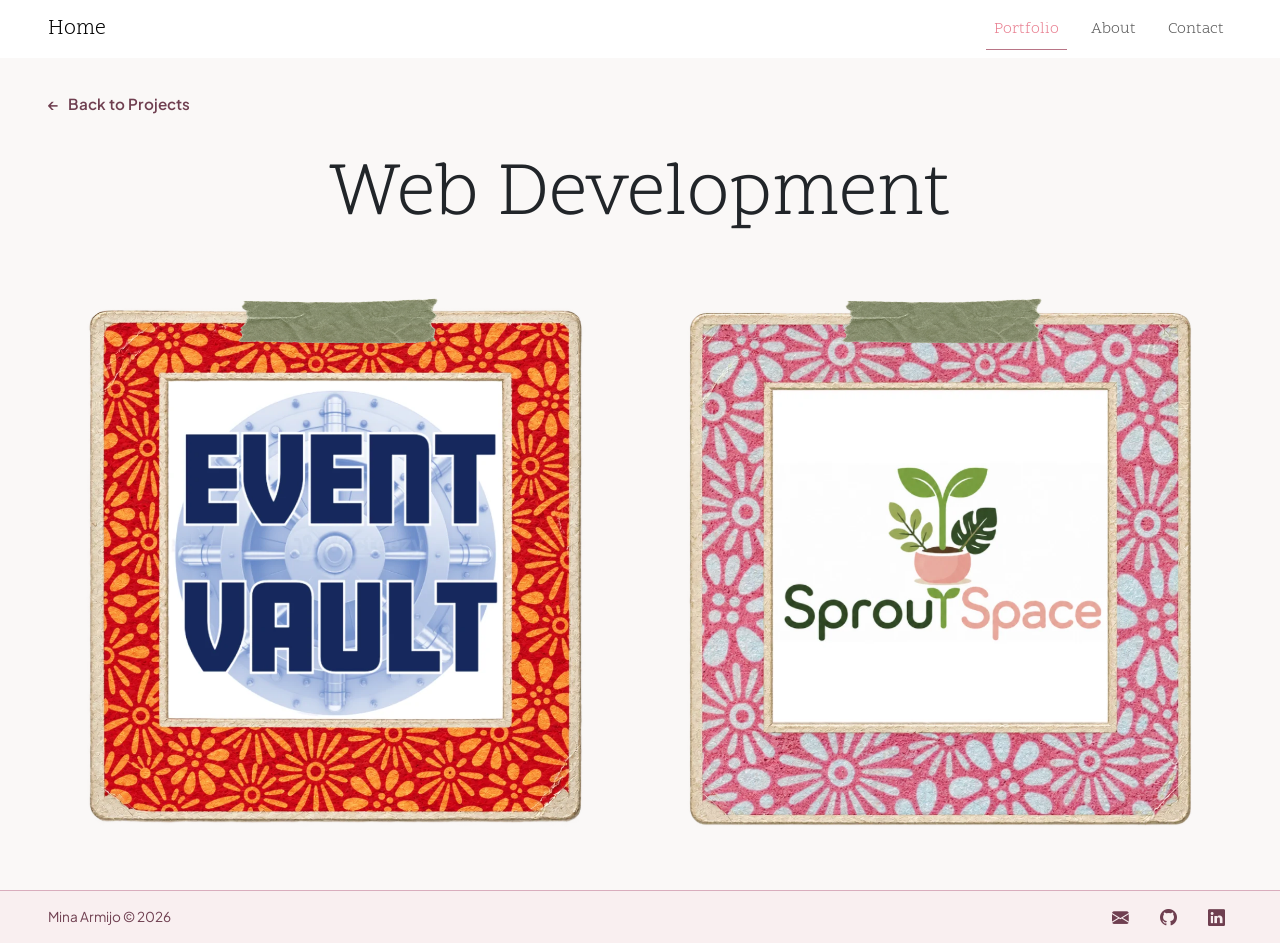
<file: web-dev.html>
<!DOCTYPE html>
<!-- Project 2 Blank Bootstrap 5.3 starter template for DESN1021, Web & Time Based Design. <div> tags should be replaced with semantic HTML tags where appropriate  [DESN1021-Pro2#2-7bddd3e699aksjdhag888adfgkjahdfg8] DO NOT DELETE THIS COMMENT-->

<!-- Date: 12 October 2026 -->
<!-- Author: Web and Time-based Design subject -->

<html lang="en" dir="ltr">
  <head>
    <!-- Required Bootstrap meta tags -->
    <meta charset="utf-8">

    <!--
    ================= AI / SOURCE USE DECLARATION  =================
    Per DESN1021 Project 2.2 Assessment Specifications, a summary declaration is
    required at the top of EVERY file. Replace the bracketed placeholders below,
    and add inline acknowledgements next to any AI/open-source snippet you use.
    If you take the AI-assisted code animation option, that code must ALSO be
    wrapped in inline start/end comments, and you must be able to explain it.

    First name:       Mina
    File:             web-dev.html

    Tool/Source:       Bootstrap
    Used for:         Nav Bar
    Extent of use:    used starter for base of nav bar
    Date:             14 Oct 2026

    Tool/Source:      Google Fonts
    Used for:         For Scope One and Plus Jakarta Sans fonts used in website
    Extent of use:    Link snippets given by Google Fonts
    Date:             14 Oct 2026


    If no AI or open-source code was used in this file, replace the above with:
    "No AI or open-source code was used in this file."

    Declaration ref: DESN1021-Pro2.2-AIDECL#MARGE-portfolio-d39cd4e8c7a608a62ed10942fc93cbc5
    =====================================================================================
    -->

    <meta name="viewport" content="width=device-width, initial-scale=1">

    <!-- Other meta tags -->
    <meta name="description" content="Portfolio Website">
    <meta name="author" content="Mina Armijo">

    <!-- Title  -->
    <title>Web Development | Mina Armijo</title>

    <!-- ***** Link tags ***** -->
    <!-- Bootstrap core CSS -->
    <link href="https://cdn.jsdelivr.net/npm/bootstrap@5.3.8/dist/css/bootstrap.min.css" rel="stylesheet" integrity="sha384-sRIl4kxILFvY47J16cr9ZwB07vP4J8+LH7qKQnuqkuIAvNWLzeN8tE5YBujZqJLB" crossorigin="anonymous">

    <!-- Favicon -->
    <link rel="icon" type="image/png" sizes="32x32" href="img/favicons/favicon-32x32.png">
    <link rel="icon" type="image/png" sizes="16x16" href="img/favicons/favicon-16x16.png">
    <link rel="apple-touch-icon" sizes="180x180" href="img/favicons/apple-touch-icon.png">

    <!-- Icons -->
    <link rel="stylesheet" href="https://cdn.jsdelivr.net/npm/bootstrap-icons@1.13.1/font/bootstrap-icons.min.css" integrity="sha384-CK2SzKma4jA5H/MXDUU7i1TqZlCFaD4T01vtyDFvPlD97JQyS+IsSh1nI2EFbpyk" crossorigin="anonymous">

    <!-- Web fonts -->
    <!-- Source: Google Fonts (https://fonts.google.com/selection/embed) — Scope One and Plus Jakarta Sans Font -->
      <link rel="preconnect" href="https://fonts.googleapis.com">
      <link rel="preconnect" href="https://fonts.gstatic.com" crossorigin>
      <link href="https://fonts.googleapis.com/css2?family=Scope+One&display=swap" rel="stylesheet">

      <link rel="preconnect" href="https://fonts.googleapis.com">
      <link rel="preconnect" href="https://fonts.gstatic.com" crossorigin>
      <link href="https://fonts.googleapis.com/css2?family=Plus+Jakarta+Sans:ital,wght@0,200..800;1,200..800&family=Prata&display=swap" rel="stylesheet">

    <!-- Custom CSS -->
    <link href="css/custom.css" type="text/css" rel="stylesheet" media="screen">

  </head>


  <body>

    <header>

      <!-- Nav Bar -->

      <!-- Source: Bootstrap (https://getbootstrap.com/docs/5.3/components/navbar/) — Base of Nav Bar -->
      <nav class="navbar navbar-expand-md site-nav">
        <div class="container-fluid px-3 px-lg-5">

          <a class="navbar-brand" href="index.html" aria-label="Home">
            <span class="d-none d-lg-inline">Home</span>
            <i class="bi bi-house-door d-lg-none" aria-hidden="true"></i>
          </a>

          <button class="navbar-toggler" type="button" data-bs-toggle="collapse" data-bs-target="#navbarSupportedContent" aria-controls="navbarSupportedContent" aria-expanded="false" aria-label="Toggle navigation">
            
            <span class="navbar-toggler-icon"></span>
          </button>

          <div class="collapse navbar-collapse" id="navbarSupportedContent">
            
            <ul class="navbar-nav ms-auto mb-2 mb-md-0 gap-md-3">
              <li class="nav-item">
                <a class="nav-link active" href="portfolio.html">Portfolio</a>
              </li>
              <li class="nav-item">
                <a class="nav-link" href="about.html">About</a>
              </li>
              <li class="nav-item">
                <a class="nav-link" href="contact.html">Contact</a>
              </li>
            </ul>

          </div>
        </div>
      </nav>
    </header>


    <main class="project-category container-fluid px-3 px-lg-5 pt-3 pt-md-4 pb-5">
      <div class="content-width">
        <a href="portfolio.html"
          class="project-back-link"
          aria-label="Back to Projects">
          <span aria-hidden="true">&larr;</span>
          <span class="d-none d-md-inline">Back to Projects</span>
        </a>
        <h1 class="project-category-title">Web Development</h1>
        <div class="row g-4 justify-content-center">

            <!-- EventVault -->
          <div class="col-12 col-md-6">
            <a 
              href="eventvault.html"
              class="project-note"
              aria-label="View EventVault Project Details">
              
              <img
                src="img/project-category/eventvault-note.webp"
                class="project-note-image"
                alt="">
            </a>
          </div>

            <!-- SproutSpace -->
          <div class="col-12 col-md-6">
            <a 
              href="sproutspace.html"
              class="project-note"
              aria-label="View SproutSpace Project Details">
              
              <img
                src="img/project-category/sproutspace-note.webp"
                class="project-note-image"
                alt="">
            </a>
          </div>

        </div>
      </div>
    </main>

    <!-- Footer -->
    <footer class="site-footer">
      <div class="container-fluid px-3 px-lg-5">
        <div class="content-width site-footer-inner d-flex align-items-center justify-content-between gap-3">

          <p class="site-footer-copy mb-0">
            Mina Armijo &copy; 2026
          </p>

          <div class="site-footer-links d-flex align-items-center gap-3">
            <a href="mailto:minalarmijo@gmail.com"
              aria-label="Send me an email">
              <i class="bi bi-envelope-fill" aria-hidden="true"></i>
            </a>

            <a href="https://github.com/22122077"
              target="_blank"
              rel="noopener noreferrer"
              aria-label="View my GitHub profile">
              <i class="bi bi-github" aria-hidden="true"></i>
            </a>

            <a href="https://www.linkedin.com/in/mina-armijo/"
              target="_blank"
              rel="noopener noreferrer"
              aria-label="View my LinkedIn profile">
              <i class="bi bi-linkedin" aria-hidden="true"></i>
            </a>
          </div>

        </div>
      </div>
    </footer>


    <!-- PORTFOLIO PAGE - End -->

    <!-- =================No Content below here========================= -->
    <!-- Bootstrap JavaScript
    ================================================== -->
    <!-- Placed at the end of the document so the pages load faster -->
    <script src="https://cdn.jsdelivr.net/npm/bootstrap@5.3.8/dist/js/bootstrap.bundle.min.js" integrity="sha384-FKyoEForCGlyvwx9Hj09JcYn3nv7wiPVlz7YYwJrWVcXK/BmnVDxM+D2scQbITxI" crossorigin="anonymous"></script>

    
    
    

  </body>
</html>
<!-- Project 2 Blank Bootstrap 5.3 starter template for DESN1021, Web & Time Based Design. <div> tags should be replaced with semantic HTML tags where appropriate  [DESN1021-Pro2#2-7bddd3e699aksjdhag888adfgkjahdfg8] DO NOT DELETE THIS COMMENT-->
<!-- Bootstrap 5.3 template designed for the Web and Time-based Design subject [DESN1021] - 2026 -->

<!-- END AI / SOURCE USE DECLARATION — nothing to fill in here; the completed declaration goes in the top comment. Do not delete.
     Declaration ref: DESN1021-Pro2.2-AIDECL#MARGE-portfolio-d39cd4e8c7a608a62ed10942fc93cbc5 -->
</file>
<file: css/custom.css>
@charset "UTF-8";

/*
  ================= AI / SOURCE USE DECLARATION  =================
  Per DESN1021 Project 2.2 Assessment Specifications, a summary declaration is
  required at the top of EVERY file. Replace the bracketed placeholders below,
  and add inline acknowledgements next to any AI/open-source snippet you use.
  If you take the AI-assisted code animation option, that code must ALSO be
  wrapped in inline start/end comments, and you must be able to explain it.

  First name:       Mina
  File:             custom.css

  Tool/Source:      ChatGPT
  Used for:         min-height attribute for hero background photo
  Extent of use:    Assisted with min-height attribute
  Date:             14 Oct 2026

  Tool/Source:      W3 Schools
  Used for:         To set aspect ratio
  Extent of use:    Referenced and then adapted myself
  Date:             14 Oct 2026

  Tool/Source:      ChatGPT
  Used for:         min-height attribute for web dev
  Extent of use:    Assisted with min-height attribute
  Date:             16 Oct 2026

  Tool/Source:      W3 Schools
  Used for:         ::before pseudo-element
  Extent of use:    Referenced for ::before pseudo-element
  Date:             17 Oct 2026

  Tool/Source:      W3 Schools
  Used for:         ::before pseudo-element
  Extent of use:    Referenced for ::before pseudo-element
  Date:             17 Oct 2026

  Tool/Source:      W3 Schools
  Used for:         ::after pseudo-element
  Extent of use:    Referenced for ::after pseudo-element
  Date:             17 Oct 2026

  Tool/Source:      W3 Schools
  Used for:         grid template areas property
  Extent of use:    Referenced for grid template areas property
  Date:             17 Oct 2026

  Tool/Source:      W3 Schools
  Used for:         To set aspect ratio for videos (portrait)
  Extent of use:    Referenced and then adapted myself
  Date:             20 Oct 2026

  Tool/Source:      W3 Schools
  Used for:         responsive title size
  Extent of use:    Referenced for clamp function parameters
  Date:             22 Oct 2026

  Tool/Source:      ChatGPT
  Used for:         portfolio hover effects, cutout styling and reduced-motion accessibility
  Extent of use:    Assisted with CSS implementation; styling adjusted to suit my portfolio
  Date:             23 Oct 2026

  Tool/Source:      ChatGPT
  Used for:         home page title and subtitle entrance animation
  Extent of use:    Assisted with CSS keyframes and reduced-motion support
  Date:             23 Oct 2026

  Declaration ref: DESN1021-Pro2.2-AIDECL#MARGE-custom-4b34689595b6f67885b4d4695e562386
  =====================================================================================
*/
/* Project 2 Blank Bootstrap 5.3 starter template for DESN1021, Web & Time Based Design. <div> tags should be replaced with semantic HTML tags where appropriate  [DESN1021-Pro2#2-7bddd3e699aksjdhag888adfgkjahdfg8] DO NOT DELETE THIS COMMENT */

/* Author: Web and Time-based Design subject */
/* Date: 12 October 2026 */

html {
  font-size: 1rem;
  scroll-behavior: smooth;
  scroll-padding-top: 4rem;
}

body {
  font-family: "Plus Jakarta Sans", sans-serif;
  line-height: 1.5;
  margin: 0 auto;
  padding: 0;
}

h1, h2, h3, h4, h5, h6 {
  font-family: "Scope One", serif;
}

/* SHARED CONTENT LAYOUT */

.content-width {
  max-width: 1250px;
  margin-inline: auto;
}

/* HEADER */


.site-nav {
  font-family: "Scope One", serif;
}

.site-nav .navbar-brand {
  font-size: 1.35rem;
}

.site-nav .nav-link.active {
  color: rgb(233, 129, 146);
  border-bottom: 1px solid #b87586;
}

.site-nav .navbar-brand .bi {
  font-size: 1.6rem;
}

.site-nav .navbar-toggler {
  border: none;
  padding: 0;
  color: #2b2528;
}

.site-nav .navbar-toggler .bi {
  font-size: 1.9rem;
}

.site-nav .navbar-toggler:focus:not(:focus-visible) {
  box-shadow: none;
}

/* HEADER END*/

/* HOME PAGE */

/* Source: ChatGPT - Assisted with min-height attribute */
.home-hero {
  width: 100%;
  min-height: calc(100svh - 4.25rem);
  display: flex;
  flex-direction: column;
  align-items: center;
  justify-content: flex-start;
  gap: 1rem;
  padding: 2rem 1rem;
  background-color: #faf8f7;
  background-image: url("../img/home/orange-floral-background.webp");
  background-position: center;
  background-size: cover;
}

/* Source: (https://www.w3schools.com/cssref/func_clamp.php)- referenced for utilizing clamp function */
.home-title {
  font-size: clamp(2rem, 4vw, 3.5rem);
  text-align: center;
  color: #2b2528;
  margin: 0;
  animation: home-intro-fade 0.8s ease-out both;
}

.home-intro {
  text-align: center;
}

.home-subheading {
  display: flex;
  align-items: center;
  justify-content: center;
  flex-wrap: wrap;
  gap: 0.6rem;
  margin: 0.25rem 0 0;
  animation: home-intro-fade 0.8s ease-out 0.2s both;
}

/* Source: ChatGPT - Assisted with subtle fade-in animation for home introduction */
@keyframes home-intro-fade {
  from {
    opacity: 0;
    transform: translateY(10px);
  }

  to {
    opacity: 1;
    transform: translateY(0);
  }
}

.home-role {
  font-size: 0.95rem;
  font-weight: 500;
}

.home-video {
  width: 100%;
  max-width: 1200px;
  margin-top: auto;
  margin-bottom: auto;
}

/* HOME PAGE END*/


/* ABOUT PAGE */

/* Source: W3 Schools https://www.w3schools.com/cssref/css_pr_aspect-ratio.php - referenced for aspect ratio */

.about-page {
  background-color: #faf8f7;
}

.about-portrait {
  width: 100%;
  max-width: 400px;
  aspect-ratio: 1 / 1;
  object-fit: cover;
  border-radius: 50%;
}

.about-portrait-wrapper {
  position: relative;
  width: 100%;
  max-width: 400px;
  margin: 0 auto;
}

.about-portrait-tape {
  position: absolute;
  width: 45%;
  height: auto;
  top: -10%;
  left: 30%;
  transform: translateX(-50%) rotate(-10deg);
  z-index: 1;
}

.about-craft-collage {
  display: grid;
  grid-template-columns: minmax(0, 1fr);
  width: 100%;
  max-width: 430px;
  margin: 0 auto;
  padding-top: 4rem;
}

.about-craft-large-wrapper,
.about-craft-small-wrapper {
  grid-column: 1;
  grid-row: 1;
  position: relative;
  align-self: end;
}

.about-craft-large-wrapper {
  width: 72%;
  justify-self: start;
}

.about-craft-small-wrapper {
  width: 42%;
  justify-self: end;
  z-index: 1;
}

.about-craft-large,
.about-craft-small {
  width: 100%;
  height: auto;
  display: block;
  border-radius: 1.5rem;
}

.about-craft-large-tape,
.about-craft-small-tape {
  position: absolute;
  height: auto;
  pointer-events: none;
}

.about-craft-large-tape {
  width: 52%;
  top: -14%;
  left: 25%;
  transform: rotate(7deg);
}

.about-craft-small-tape {
  width: 55%;
  top: -14%;
  left: 23%;
  transform: rotate(7deg);
}

.about-beyond-text {
  text-align: right;
}

/* ABOUT PAGE END */


/* PROJECT CATEGORY */

/* Source: ChatGPT - Assisted with min-height attribute */
.project-category {
  min-height: calc(100svh - 4.25rem);
  background-color: #faf8f7;
}

.project-back-link {
  display: inline-flex;
  align-items: center;
  gap: 0.5rem;
  min-height: 44px;
  margin-bottom: 1.5rem;
  color: #6f3f50;
  font-size: 0.95rem;
  font-weight: 600;
  text-decoration: none;
}

.project-back-link:hover {
  color: #b87586;
}

.project-back-link:focus-visible {
  outline: 2px solid #b87586;
  outline-offset: 4px;
}

/* Source: (https://www.w3schools.com/cssref/func_clamp.php)- referenced for utilizing clamp function */
.project-category-title {
  text-align: center;
  font-size: clamp(2.5rem, 6vw, 5.25rem);
  margin-bottom: 4rem;
}

.project-note {
  position: relative;
  display: block;
  text-decoration: none;
  color: inherit;
  max-width: 520px;
  margin-inline: auto;
  transition: transform 0.25s ease;
}

/* Source: ChatGPT - Assisted with hover transition and transform effects for project notes */
.project-note:hover,
.project-note:focus-visible {
  transform: translateY(-6px) scale(1.03);
}

.project-note::after {
  content: "";
  position: absolute;
  width: 60%;
  height: 30%;
  top: -13%;
  left: 50%;
  transform: translateX(-50%) rotate(5.5deg);
  background-image: url("../img/project-category/green-tape.webp");
  background-repeat: no-repeat;
  background-position: center;
  background-size: contain;
}

.project-note-image {
  display: block;
  width: 100%;
  height: auto;
}

.project-note:focus-visible {
  outline: 3px solid #b87586;
  outline-offset: 4px;
}

/* PROJECT CATEGORY END */


/* PROJECT DETAILS */

.project-page {
  background-color: #faf8f7;
  min-height: calc(100svh - 4.25rem);
}

.project-description {
  position: relative;
  background-image: url("../img/project-details/plain-paper.webp");
  background-repeat: no-repeat;
  background-position: center;
  background-size: 100% 100%;
  padding: 4.5rem max(7%, 6rem);
  max-width: 1250px;
  margin-top: 2rem;
}

/* Source: W3 Schools (https://www.w3schools.com/cssref/sel_after.php) - referenced to figure out ::after pseudo-element */
.project-description::before,
.project-description::after {
  content: "";
  position: absolute;
  top: 50%;
  width: 150px;
  height: 100px;
  background-image: url("../img/about/pink-tape.webp");
  background-repeat: no-repeat;
  background-position: center;
  background-size: 100% 100%;
}

.project-description::before {
  left: -50px;
  transform: translateY(-50%) rotate(95deg);
}

.project-description::after {
  right: -50px;
  transform: translateY(-50%) rotate(95deg);
}

.tech-stack{
  display: grid;
  grid-template-columns: repeat(3, minmax(0,1fr));
  max-width: 520px;
  margin-left: auto;
}

.tech-stack li {
  background-color: rgba(238, 153, 177, 0.3);
  padding: 0.5rem 0.5rem;
  border-radius: 2rem;
  text-align: center;
}

.project-page-prototype .tech-stack {
  display: flex;
  justify-content: flex-start;
  max-width: none;
  margin: 0;
}

.project-page-prototype .tech-stack li {
  width: 12rem;
}


.project-title {
  position: relative;
  width: 100%;
  max-width: 500px;
  min-height: 120px;
  display: flex;
  align-items: center;
  justify-content: center;
  padding: 1rem 2rem;
}

/* Source: W3 Schools (https://www.w3schools.com/cssref/sel_before.php) - referenced to figure out ::before pseudo-element */
.project-title::before{
  content: "";
  position: absolute;
  inset: 0;
  background-image: url("../img/project-details/plain-pink-tape.webp");
  background-repeat: no-repeat;
  background-position: center;
  background-size: 100% 100%;
  transform: rotate(3.3deg);
}

.project-title h1 {
  position: relative;
  color: white;
  font-size: 3rem;
  margin-bottom: 0;
}

.project-title h1.project-title-long {
  font-size: 2rem;
  line-height: 1.15;
  text-align: center;
}

.project-demo {
  max-width: 1100px;
  margin-inline: auto;
}

.project-demo-portrait {
  background-color: #f4e5e9;
  border-radius: 1rem;
  overflow: hidden;
}

.project-demo-portrait::after {
  content: "";
  position: absolute;
  inset: 0;
  background-image: url("../img/project-details/pink-paper.webp");
  background-size: cover;
  background-position: center;
  opacity: 0.15;
  z-index: 0;
}

.project-demo-portrait-layout {
  display: flex;
  align-items: center;
  justify-content: center;
  padding: 1rem;
  z-index: 1;
}

.project-demo-portrait-player {
  position: relative;
  height: 100%;
  aspect-ratio: 100 / 217.41;
  max-width: 100%;
}

.project-demo-portrait-player iframe {
  position: absolute;
  inset: 0;
  width: 100%;
  height: 100%;
  border: 0;
}

/* PROJECT DETAILS END */

/* PORTFOLIO PAGE */

.portfolio-page {
  min-height: calc(100svh - 4.25rem);
  background-color: #faf8f7;
  background-image: url("../img/home/orange-floral-background.webp");
  background-position: center;
  background-size: cover;
}

.portfolio-heading {
  text-align: center;
  font-size: clamp(2.75rem, 5vw, 4.5rem);
  margin-bottom: 2.5rem;
}

.portfolio-item {
  display: flex;
  flex-direction: column;
  align-items: center;
  text-decoration: none;
  color: #2b2528;
}

.portfolio-art {
  width: 100%;
  height: clamp(300px, 28vw, 360px);
  display: flex;
  align-items: center;
  justify-content: center;
  transition: transform 0.25s ease;
}

/* Source: ChatGPT - Assisted with drop-shadow */
.portfolio-object-image {
  display: block;
  width: 100%;
  height: 100%;
  object-fit: contain;
  filter: drop-shadow(0 8px 8px rgba(0, 0, 0, 0.15));
}

/* Source: ChatGPT - Assisted with paper-label hover transitions */
.portfolio-item-label {
  display: inline-block;
  margin-top: 0.75rem;
  padding: 0.4rem 0.9rem;
  font-family: "Scope One", serif;
  font-size: 1.4rem;
  text-align: center;
  color: #2b2528;
  background-color: rgba(250, 248, 247, 0.85);
  box-shadow: 2px 3px 6px rgba(74, 43, 54, 0.12);
  transform: rotate(-1.5deg);
  transition: transform 0.25s ease, color 0.25s ease;
}

.portfolio-item:hover .portfolio-art {
  transform: translateY(-6px) scale(1.03);
}

.portfolio-item:hover .portfolio-item-label {
  color: #b87586;
  transform: rotate(0deg);
}

.portfolio-item:focus-visible {
  outline: 3px solid #b87586;
  outline-offset: 5px;
}

/* PORTFOLIO PAGE END */


/* CONTACT PAGE */

.contact-page {
  background-color: #faf8f7;
  min-height: calc(100svh - 4.25rem);
  display: flex;
  align-items: center;
}

.contact-page .content-width {
  width: 100%;
}

.contact-methods {
  display: flex;
  justify-content: center;
  gap: 1.5rem;
  grid-area: methods;
  flex-direction: column;
  align-items: center;
}

.contact-methods a {
  width: 5rem;
  aspect-ratio: 1 / 1;
  background-color: #d9adbd;
  border-radius: 50%;
  display: flex;
  align-items: center;
  justify-content: center;
  color: #2b2528;
  font-size: 2rem;
  text-decoration: none;
}

.contact-methods a:hover,
.contact-methods a:focus-visible {
  background-color: #b87586;
  color: white;
}

.contact-layout {
  display: grid;
  grid-template-columns: minmax(0, 2fr) minmax(0, 1fr);
  grid-template-areas:
    "heading heading"
    "photo methods";
  align-items: center;
  justify-items: center;
  gap: 1.5rem;
  max-width: 550px;
  margin-inline: auto;
}

.contact-heading {
  grid-area: heading;
  text-align: center;
  margin-bottom: 0;
}

.contact-photo {
  grid-area: photo;
  display: block;
  width: 100%;
  max-width: 400px;
  height: auto;
  margin-inline: auto;
}

/* CONTACT PAGE END */

/* FOOTER */

.site-footer {
  background-color: #f9eff0;
  border-top: 1px solid #d9adbd;
}

.site-footer-inner {
  padding: 0.5rem 0;
}

.site-footer-copy {
  font-size: 0.85rem;
  color: #6f3f50;
}

.site-footer-links a {
  display: inline-flex;
  align-items: center;
  justify-content: center;
  min-width: 32px;
  min-height: 36px;
  color: #6f3f50;
  font-size: 1.05rem;
  text-decoration: none;
}

.site-footer-links a:hover {
  color: #b87586;
}

.site-footer-links a:focus-visible {
  outline: 2px solid #b87586;
  outline-offset: 3px;
}

/* FOOTER END */

/* MEDIA QUERIES - Start */

/* // Extra small devices (portrait phones, less than 576px) */
@media (max-width: 575.98px) {

  .tech-stack {
    grid-template-columns: repeat(2, 1fr);
  }


  .project-description {
    padding: 3.5rem 8% 3rem;
  }

  .project-description::before {
    top: -35px;
    left: 50%;
    width: 240px;
    max-width: 55%;
    height: 130px;
    transform: translateX(-50%) rotate(5deg);
  }

  .project-description::after {
    display: none;
  }

  .project-page-prototype .project-description {
    padding-top: 5.5rem;
  }

  .project-page-prototype .project-description::before {
    top: -20px;
  }
}

/* // Small devices (landscape phones, 576px and up) */
@media (min-width: 576px) and (max-width: 767.98px) {

  .project-description {
    padding: 3.5rem 8% 3rem;
  }

  .project-description::before {
    top: -40px;
    left: 50%;
    width: 240px;
    max-width: 55%;
    height: 130px;
    transform: translateX(-50%) rotate(5deg);
  }

  .project-description::after {
    display: none;
  }

  .project-page-prototype .project-description {
    padding-top: 5.5rem;
  }

  .project-page-prototype .project-description::before {
    top: -20px;
  }
}

/* // Medium devices (tablets, 768px and up) */
@media (min-width: 768px) and (max-width: 991.98px) {
  
  .about-craft-collage {
    max-width: 320px;
  }

  .about-craft-large-wrapper {
    width: 72%;
  }

  .about-craft-small-wrapper {
    width: 46%;
  }

  .about-beyond-text h2 {
    margin-bottom: 1rem;
  }

  .about-beyond-text p {
    margin-bottom: 0;
  }

  .project-page-prototype .project-title {
    width: 50%;
  }

  .project-page-prototype .tech-stack {
    justify-content: flex-end;
  }

  .project-page-prototype .project-title h1 {
    font-size: 1.5rem;
  }

}

/* // Large devices (desktops, 992px and up) */
@media (min-width: 992px) and (max-width: 1199.98px) {
  
}

/* // Extra large devices (large desktops, 1200px and up) */
@media (min-width: 1200px) and (max-width: 1399.98px) {
  
}

/* // Extra extra large devices (larger desktops, 1400px and up) */
@media (min-width: 1400px) {
  
}

/* Source: W3 Schools (https://www.w3schools.com/cssref/pr_grid-template-areas.php) - used for grid template areas */
@media (min-width: 992px) {
  .contact-layout {
    max-width: 900px;
    grid-template-columns: minmax(0, 400px) minmax(0, 1fr);
    grid-template-areas:
      "photo heading"
      "photo methods";
    gap: 2rem 2rem;
  }

  .contact-heading {
    text-align: center;
    align-self: end;
    font-size: 3.5rem;
  }

  .contact-methods {
    flex-direction: row;
    justify-content: center;
    align-self: start;
  }

  .contact-methods a {
    width: 6.5rem;
    font-size: 2.5rem;
    flex-shrink: 0;
  }

  .project-page-prototype .project-title {
    width: 50%;
  }

  .project-page-prototype .tech-stack {
    justify-content: flex-end;
  }
}

@media (max-width: 991.98px) {
  /* Source: Bootstrap (https://getbootstrap.com/docs/5.0/helpers/ratio/) - referenced for aspect ratios */
  .project-demo-portrait {
    --bs-aspect-ratio: 105%;
  }
}

@media (max-width: 575.98px) {

  /* Source: Bootstrap (https://getbootstrap.com/docs/5.0/helpers/ratio/) - referenced for aspect ratios */
  .project-demo-portrait {
    --bs-aspect-ratio: 200%;
    background: transparent;
  }

  .project-demo-portrait-layout {
    padding: 0;
  }

  .project-demo-portrait::after {
    display: none;
  }

  .home-subheading {
    flex-direction: column;
    gap: 0;
  }

  .home-role {
    font-size: 0.8rem;
  }

  .portfolio-art {
    height: 300px;
  }

  .project-title-android {
    min-height: 150px;
    padding: 2rem 1.5rem;
  }

  .project-title-android h1.project-title-long {
    font-size: 2rem;
    line-height: 1.2;
  }
}

@media (max-width: 767.98px) {
  .project-back-link {
    min-width: 44px;
    min-height: 44px;
    margin-bottom: 0.5rem;
    justify-content: flex-start;
  }

  .project-back-link > span[aria-hidden="true"] {
    font-size: 2rem;
    line-height: 1;
  }

  .portfolio-page .row {
    row-gap: 2.5rem;
  }

  .portfolio-item-label {
    margin-bottom: 1rem;
  }
}

/* Source: ChatGPT - Assisted with prefers-reduced-motion media query to reduce animations for users who request reduced motion */
@media (prefers-reduced-motion: reduce) {
  .project-note,
  .portfolio-art,
  .portfolio-item-label {
    transition: none;
  }

  .project-note:hover,
  .project-note:focus-visible,
  .portfolio-item:hover .portfolio-art {
    transform: none;
  }

  .portfolio-item:hover .portfolio-item-label {
    transform: rotate(-1.5deg);
  }

  .home-title,
  .home-subheading {
    animation: none;
  }
}

/* MEDIA QUERIES - End */

/* Project 2 Blank Bootstrap 5.3 starter template for DESN1021, Web & Time Based Design. <div> tags should be replaced with semantic HTML tags where appropriate  [DESN1021-Pro2#2-7bddd3e699aksjdhag888adfgkjahdfg8] DO NOT DELETE THIS COMMENT */

/* END AI / SOURCE USE DECLARATION — nothing to fill in here; the completed declaration goes in the top comment. Do not delete.
   Declaration ref: DESN1021-Pro2.2-AIDECL#MARGE-custom-4b34689595b6f67885b4d4695e562386 */
</file>
